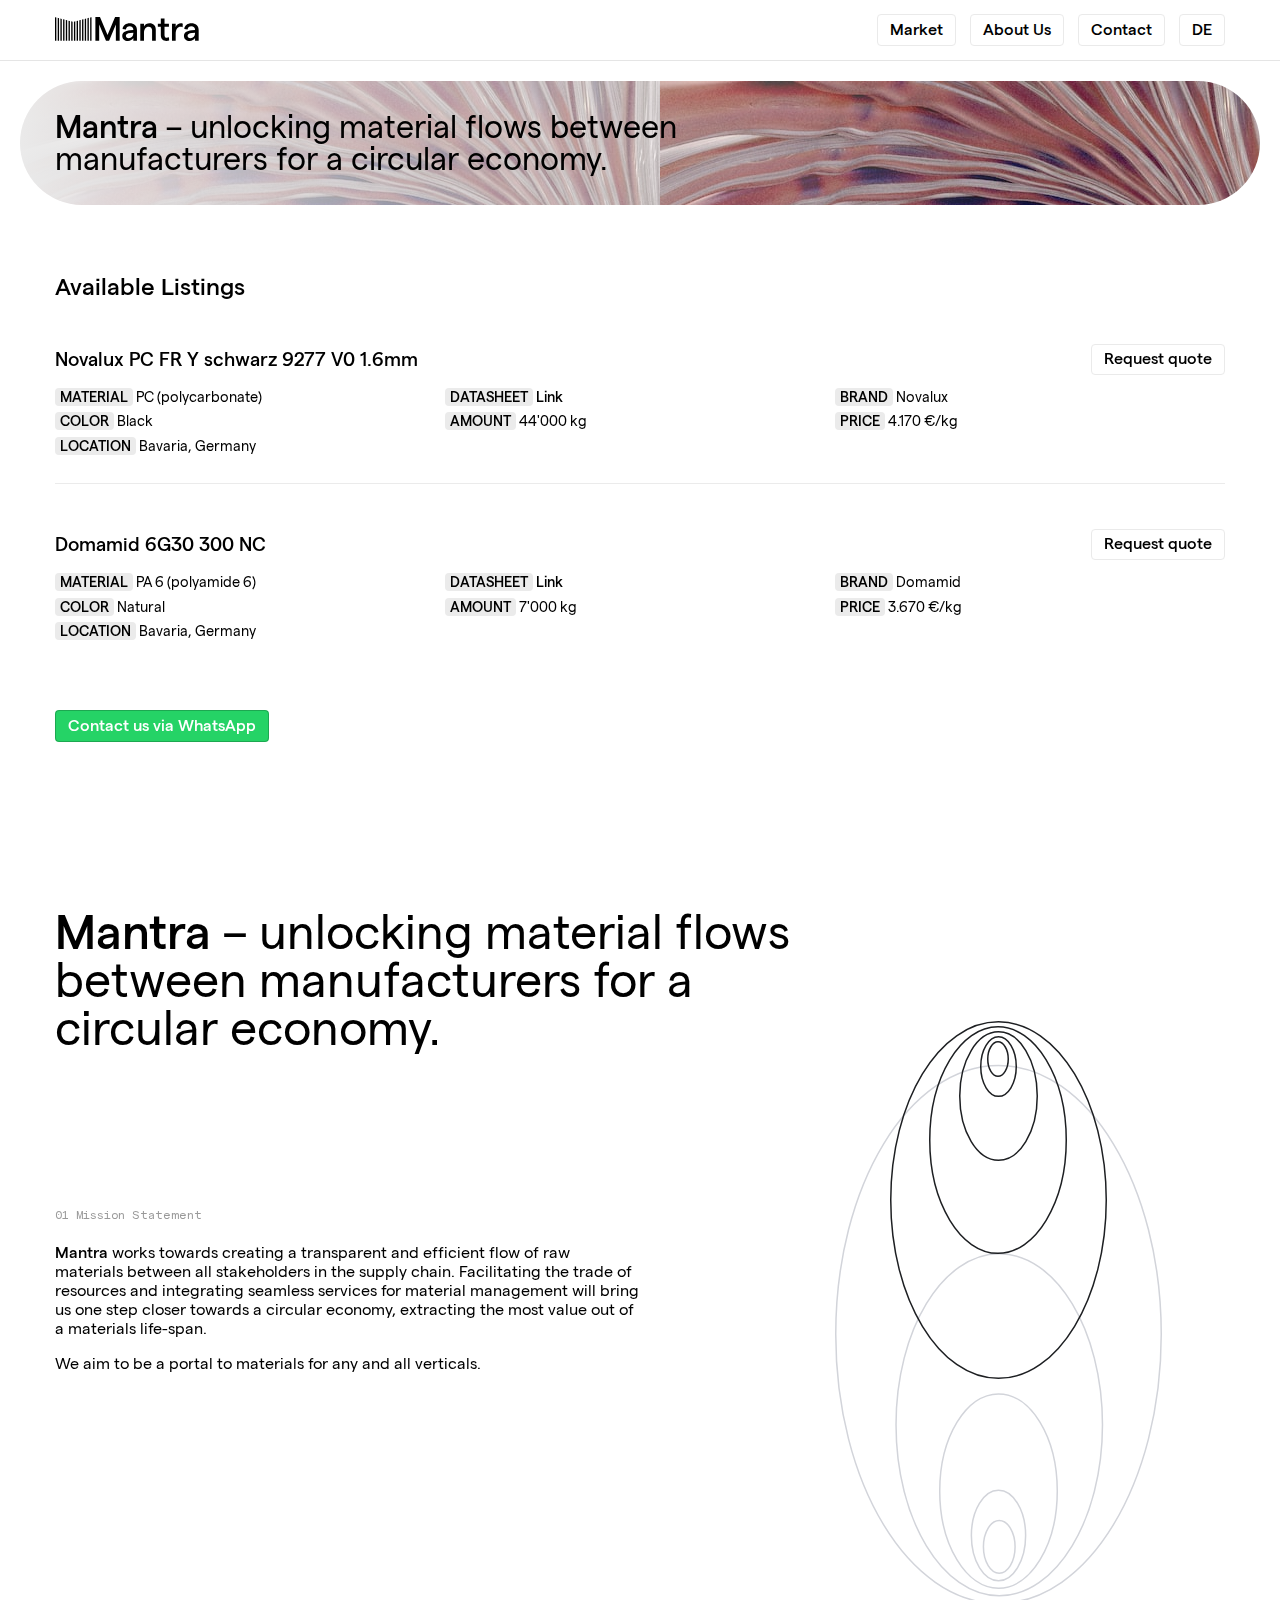
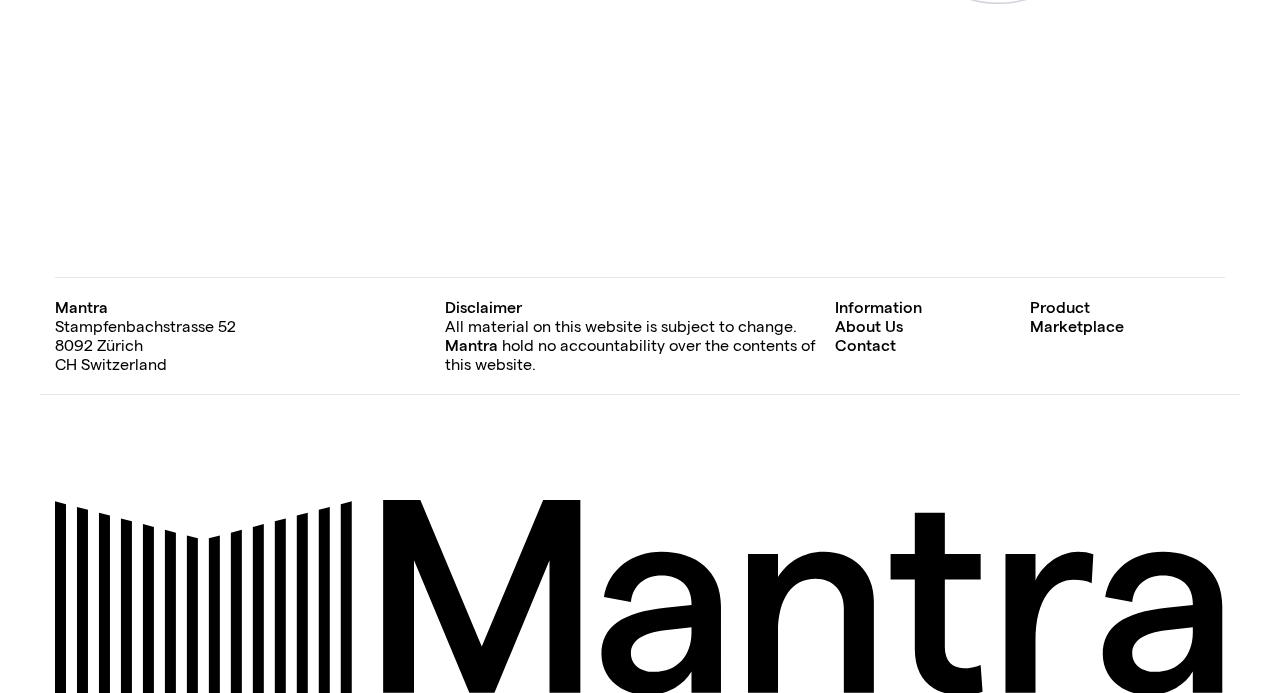
<file: index.html>
<!DOCTYPE html>
<html lang="en">

<head>
    <meta charset="UTF-8">
    <meta name="viewport" content="width=device-width, initial-scale=1.0">
    <meta http-equiv="X-UA-Compatible" content="ie=edge">
    <title>Mantra: the definite place for managing carbon neutral circular supply chains</title>
    <link rel="stylesheet" href="/style.css">
    <link rel="icon" href="/favicon.ico" type="image/x-icon">
    <link rel="preload" href="/Matter/MatterSQ-Regular.woff2" as="font" type="font/woff2" crossorigin>
    <link rel="preload" href="/Matter/MatterSQ-Medium.woff2" as="font" type="font/woff2" crossorigin>
    <link rel="preload" href="/Matter/MatterSQMono-Regular.woff2" as="font" type="font/woff2" crossorigin>
</head>

<body>
    <div class="nav-container border-bottom">
        <div class="container">
            <div class="nav">
                <input id="menu" type="checkbox">
                <div class="nav-items">
                    <a class="nav-item button secondary" href="/market">Market</a>
                    <a class="nav-item button secondary" href="/about">About Us</a>
                    <a class="nav-item button secondary" href="/contact">Contact</a>
                    <a class="nav-item button secondary" href="/de">DE</a>
                </div>
                <div class="nav-logo"><a href="/"><img src="/images/logo.svg" /></a></div>
            </div>
        </div>
    </div>

    <section class="banner">
        <div class="container">
            <div>
                <b>Mantra</b> – unlocking material flows between manufacturers for a circular economy.
            </div>
        </div>
    </section>

    <section class="listings container">
        <h1>Available Listings</h1>
        <ul>
            <li>
                <div class="title-container">
                    <p class="title">Novalux PC FR Y schwarz 9277 V0 1.6mm</p>
                    <a class="button secondary" href="mailto:info@usemantra.ch?subject=Quote request: Novalux PC FR Y schwarz 9277 V0 1.6mm">Request quote</a>
                </div>
                <div class="attributes">
                    <div class="attribute">
                        <span class="label">Material</span>
                        <span class="value">PC (polycarbonate)</span>
                    </div>
                    <div class="attribute">
                        <span class="label">Datasheet</span>
                        <span class="value"><a target="_blank"
                                href="http://www.novalca.it/site_new/wp-content/uploads/2018/05/PC-FR-FV-def-EN.pdf">Link</a></span>
                    </div>
                    <div class="attribute">
                        <span class="label">Brand</span>
                        <span class="value">Novalux</span>
                    </div>
                    <div class="attribute">
                        <span class="label">Color</span>
                        <span class="value">Black</span>
                    </div>
                    <div class="attribute">
                        <span class="label">Amount</span>
                        <span class="value">44'000 kg</span>
                    </div>
                    <div class="attribute">
                        <span class="label">Price</span>
                        <span class="value">4.170 €/kg</span>
                    </div>
                    <div class="attribute">
                        <span class="label">Location</span>
                        <span class="value">Bavaria, Germany</span>
                    </div>
                </div>
            </li>
            <li>
                <div class="title-container">
                    <p class="title">Domamid 6G30 300 NC</p>
                    <a class="button secondary" href="mailto:info@usemantra.ch?subject=Quote request: Domamid 6G30 300 NC">Request quote</a>
                </div>
                <div class="attributes">
                    <div class="attribute">
                        <span class="label">Material</span>
                        <span class="value">PA 6 (polyamide 6)</span>
                    </div>
                    <div class="attribute">
                        <span class="label">Datasheet</span>
                        <span class="value"><a target="_blank"
                                href="https://plastcom.dk/wp-content/uploads/2020/08/000758-DOMAMID-6G30-300-NC.pdf">Link</a></span>
                    </div>
                    <div class="attribute">
                        <span class="label">Brand</span>
                        <span class="value">Domamid</span>
                    </div>
                    <div class="attribute">
                        <span class="label">Color</span>
                        <span class="value">Natural</span>
                    </div>
                    <div class="attribute">
                        <span class="label">Amount</span>
                        <span class="value">7'000 kg</span>
                    </div>
                    <div class="attribute">
                        <span class="label">Price</span>
                        <span class="value">3.670 €/kg</span>
                    </div>
                    <div class="attribute">
                        <span class="label">Location</span>
                        <span class="value">Bavaria, Germany</span>
                    </div>
                </div>
            </li>
        </ul>
        <div class="whatsapp">
            <a class="button wapp" href="https://wa.me/c/41447975282">Contact us via WhatsApp</a>
        </div>
    </section>

    <section class="grid container">
        <p class="hero"><b>Mantra</b> – unlocking material flows between manufacturers for a circular economy.</h1>
        <div class="vision">
            <p class="mono-label">01 Mission Statement</p>
            <p>
                <b>Mantra</b> works towards creating a transparent and efficient flow of raw materials between all
                stakeholders
                in the supply chain. Facilitating the trade of resources and integrating seamless services for material
                management will bring us one step closer towards a circular economy, extracting the most value out of a
                materials life-span.
            </p>
            <p>
                We aim to be a portal to materials for any and all verticals.
            </p>
        </div>
        <img class="illustration illustration1" src="/images/illustration1.svg" />
    </section>

    <section class="grid container section-information">
        <div class="address">
            <p><b>Mantra</b></p>
            <p>Stampfenbachstrasse 52</p>
            <p>8092 Zürich</p>
            <p>CH Switzerland</p>
        </div>
        <div class="disclaimer">
            <p><b>Disclaimer</b></p>
            <p>All material on this website is subject to change. <b>Mantra</b> hold no accountability over the
                contents of
                this website.</p>
        </div>
        <div class="information">
            <p><b>Information</b></p>
            <p><a href="/about">About Us</a></p>
            <p><a href="/contact">Contact</a></p>
        </div>
        <div class="product">
            <p><b>Product</b></p>
            <p><a href="/market">Marketplace</a></p>
        </div>
    </section>
    <div class="logo-container container">
        <img class="logo-bottom" src="/images/logo.svg">
    </div>
</body>

</html>
</file>
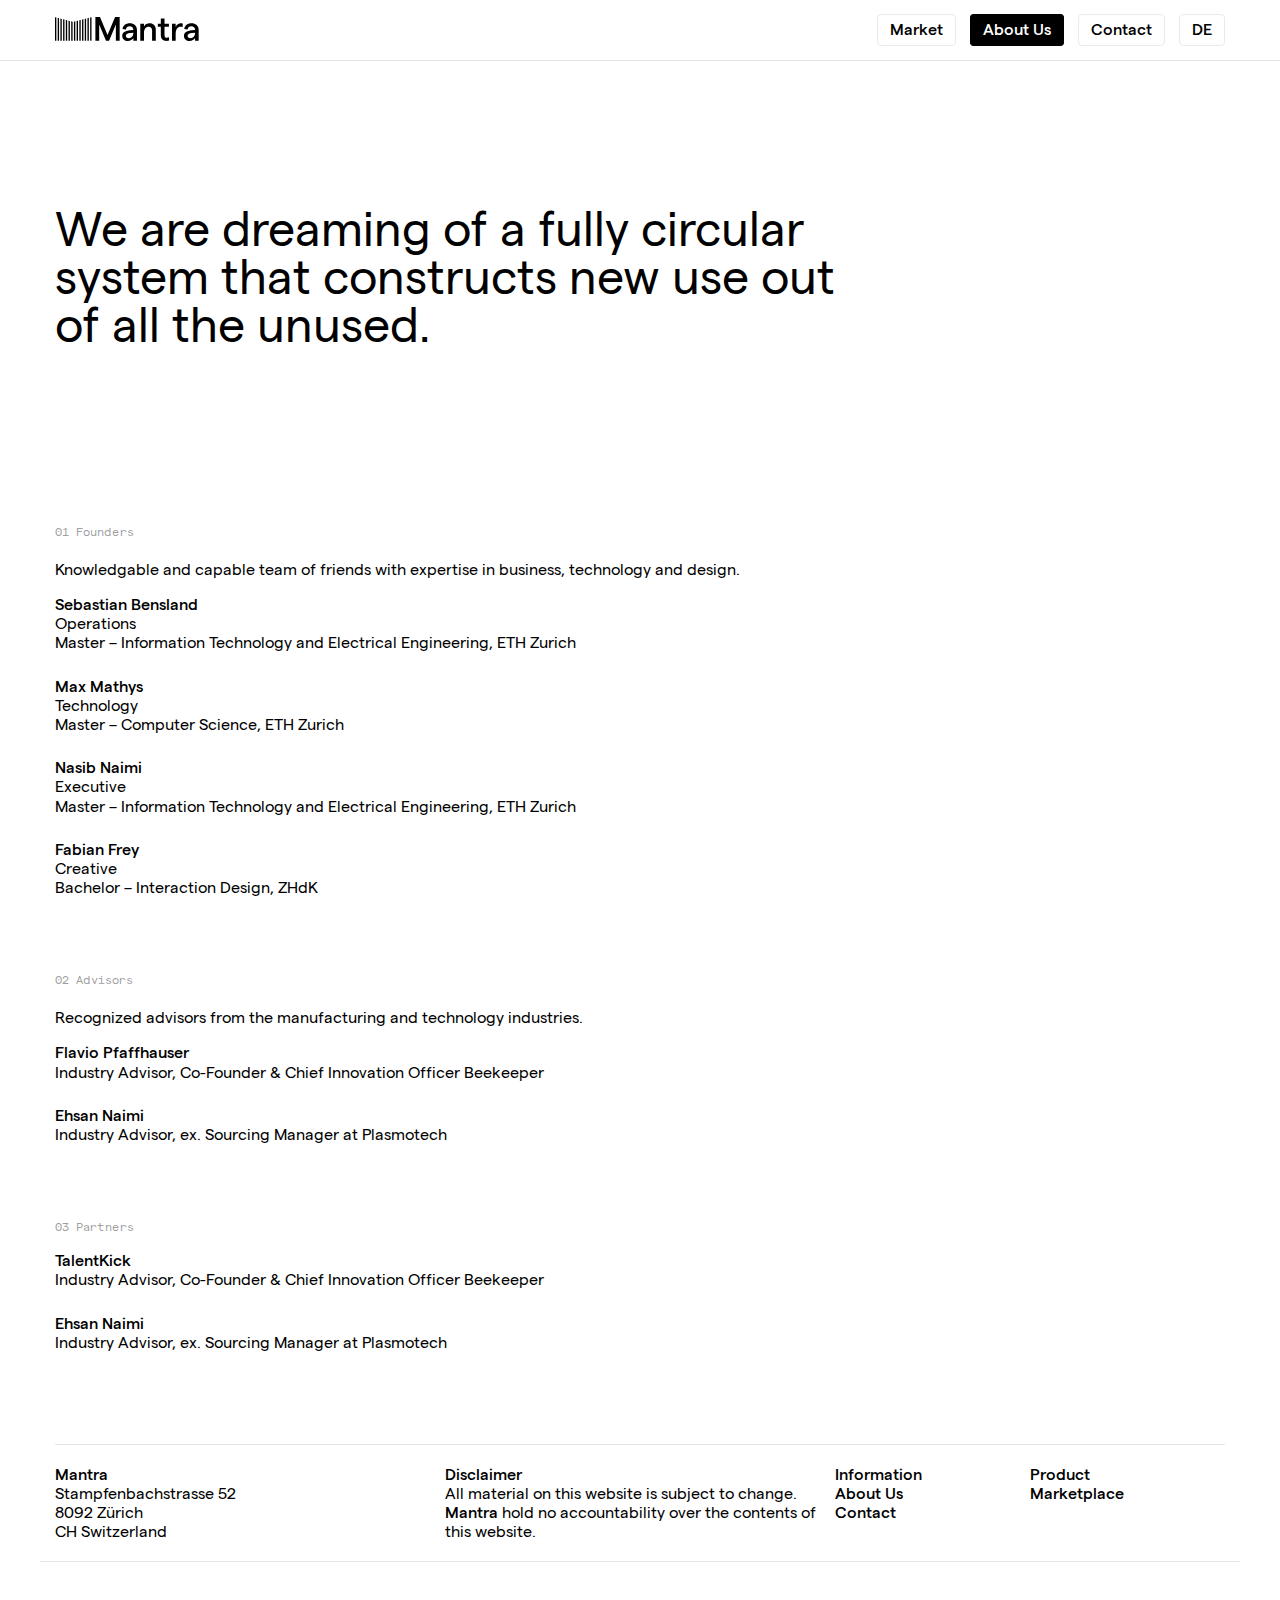
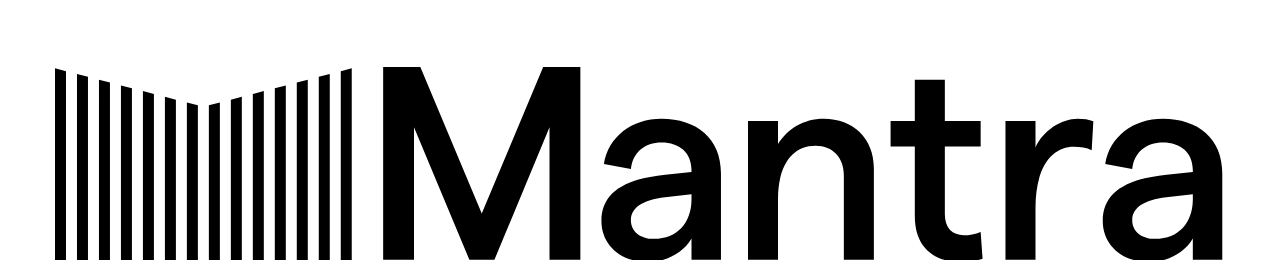
<file: about/index.html>
<!DOCTYPE html>
<html lang="en">

<head>
    <meta charset="UTF-8">
    <meta name="viewport" content="width=device-width, initial-scale=1.0">
    <meta http-equiv="X-UA-Compatible" content="ie=edge">
    <title>Mantra – About</title>
    <link rel="stylesheet" href="/style.css">
    <link rel="icon" href="/favicon.ico" type="image/x-icon">
    <link rel="preload" href="/Matter/MatterSQ-Regular.woff2" as="font" type="font/woff2" crossorigin>
    <link rel="preload" href="/Matter/MatterSQ-Medium.woff2" as="font" type="font/woff2" crossorigin>
    <link rel="preload" href="/Matter/MatterSQMono-Regular.woff2" as="font" type="font/woff2" crossorigin>
</head>

<body>
    <div class="nav-container border-bottom">
        <div class="container">
            <div class="nav">
                <input id="menu" type="checkbox">
                <div class="nav-items">
                    <a class="nav-item button secondary" href="/market">Market</a>
                    <a class="nav-item button secondary active" href="/about">About Us</a>
                    <a class="nav-item button secondary" href="/contact">Contact</a>
                    <a class="nav-item button secondary" href="/de/about">DE</a>
                </div>
                <div class="nav-logo"><a href="/"><img src="/images/logo.svg" /></a></div>
            </div>
        </div>
    </div>

    <section class="grid container">
        <p class="hero">We are dreaming of a fully circular system that constructs new use out of all the unused.</p>
        <div class="about-section feature-section">
            <p class="mono-label">01 Founders</p>
            <p>
                Knowledgable and capable team of friends with expertise in business, technology and design.
            </p>
            <div class="feature">
                <p>Sebastian Bensland</p>
                <p>Operations</p>
                <p>Master – Information Technology and Electrical Engineering, ETH Zurich</p>
            </div>
            <div class="feature">
                <p>Max Mathys</p>
                <p>Technology</p>
                <p>Master – Computer Science, ETH Zurich</p>
            </div>
            <div class="feature">
                <p>Nasib Naimi</p>
                <p>Executive</p>
                <p>Master – Information Technology and Electrical Engineering, ETH Zurich</p>
            </div>
            <div class="feature">
                <p>Fabian Frey</p>
                <p>Creative</p>
                <p>Bachelor – Interaction Design, ZHdK</p>
            </div>
        </div>
        <div class="about-section feature-section">
            <p class="mono-label">02 Advisors</p>
            <p>Recognized advisors from the manufacturing and technology industries.</p>
            <div class="feature">
                <p>Flavio Pfaffhauser</p>
                <p>Industry Advisor, Co-Founder & Chief Innovation Officer Beekeeper</p>
            </div>
            <div class="feature">
                <p>Ehsan Naimi</p>
                <p>Industry Advisor, ex. Sourcing Manager at Plasmotech</p>
            </div>
        </div>
        <div class="about-section feature-section">
            <p class="mono-label">03 Partners</p>
            <div class="feature">
                <p>TalentKick</p>
                <p>Industry Advisor, Co-Founder & Chief Innovation Officer Beekeeper</p>
            </div>
            <div class="feature">
                <p>Ehsan Naimi</p>
                <p>Industry Advisor, ex. Sourcing Manager at Plasmotech</p>
            </div>
        </div>
    </section>

    <section class="grid container section-information">
        <div class="address">
            <p><b>Mantra</b></p>
            <p>Stampfenbachstrasse 52</p>
            <p>8092 Zürich</p>
            <p>CH Switzerland</p>
        </div>
        <div class="disclaimer">
            <p><b>Disclaimer</b></p>
            <p>All material on this website is subject to change. <b>Mantra</b> hold no accountability over the
                contents of
                this website.</p>
        </div>
        <div class="information">
            <p><b>Information</b></p>
            <p><a href="/about">About Us</a></p>
            <p><a href="/contact">Contact</a></p>
        </div>
        <div class="product">
            <p><b>Product</b></p>
            <p><a href="/market">Marketplace</a></p>
        </div>
    </section>
    <div class="logo-container container">
        <img class="logo-bottom" src="/images/logo.svg">
    </div>
</body>

</html>
</file>
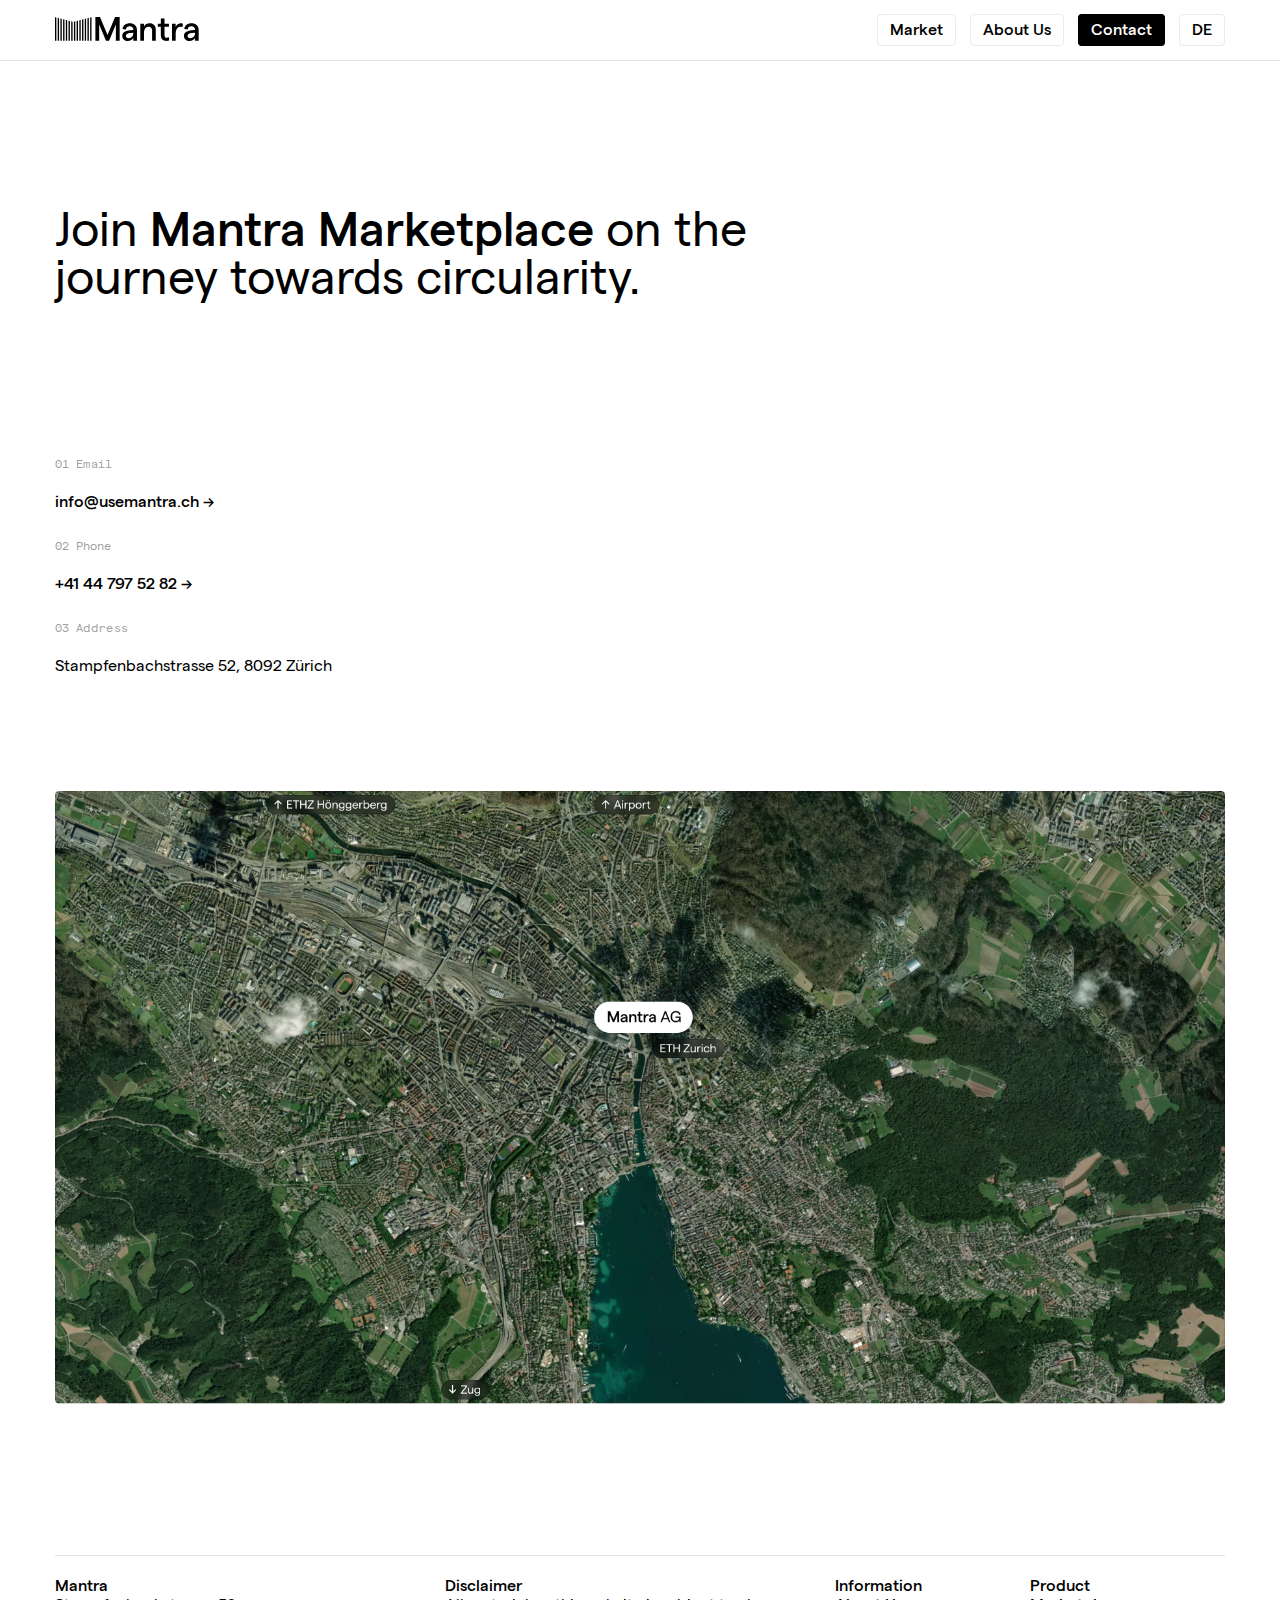
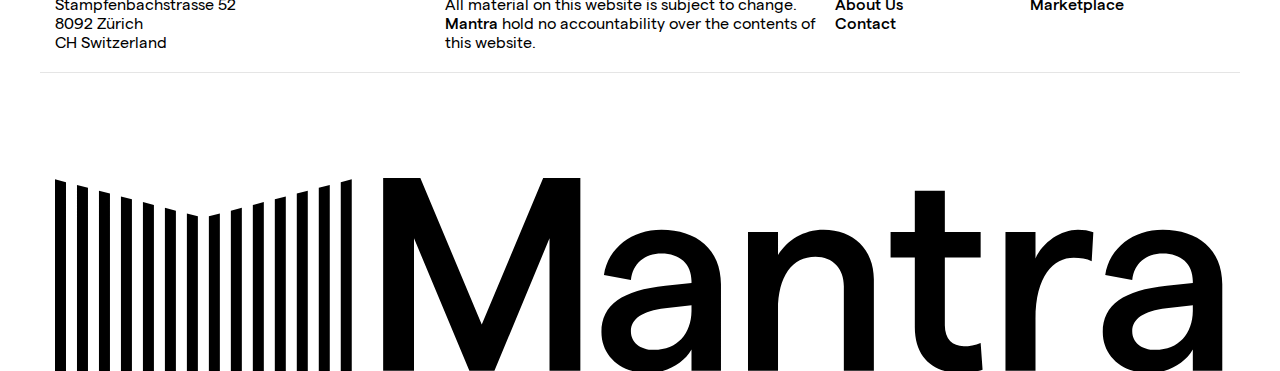
<file: contact/index.html>
<!DOCTYPE html>
<html lang="en">

<head>
    <meta charset="UTF-8">
    <meta name="viewport" content="width=device-width, initial-scale=1.0">
    <meta http-equiv="X-UA-Compatible" content="ie=edge">
    <title>Mantra – Contact</title>
    <link rel="stylesheet" href="/style.css">
    <link rel="icon" href="/favicon.ico" type="image/x-icon">
    <link rel="preload" href="/Matter/MatterSQ-Regular.woff2" as="font" type="font/woff2" crossorigin>
    <link rel="preload" href="/Matter/MatterSQ-Medium.woff2" as="font" type="font/woff2" crossorigin>
    <link rel="preload" href="/Matter/MatterSQMono-Regular.woff2" as="font" type="font/woff2" crossorigin>
</head>

<body>
    <div class="nav-container border-bottom">
        <div class="container">
            <div class="nav">
                <input id="menu" type="checkbox">
                <div class="nav-items">
                    <a class="nav-item button secondary" href="/market">Market</a>
                    <a class="nav-item button secondary" href="/about">About Us</a>
                    <a class="nav-item button secondary active" href="/contact">Contact</a>
                    <a class="nav-item button secondary" href="/de/contact">DE</a>
                </div>
                <div class="nav-logo"><a href="/"><img src="/images/logo.svg" /></a></div>
            </div>
        </div>
    </div>
    
    <section class="grid container">
        <p class="hero">Join <b>Mantra Marketplace</b> on the journey towards circularity.</p>
        <div class="vision">
            <p class="mono-label">01 Email</p>
            <p class="mail"><a href="mailto:info@usemantra.ch">info@usemantra.ch →</a></p>
        </div>
        <div class="vision">
            <p class="mono-label">02 Phone</p>
            <p class="mail"><a href="tel:+41447975282">+41 44 797 52 82 →</a></p>
        </div>
        <div class="vision">
            <p class="mono-label">03 Address</p>
            <p class="mail">Stampfenbachstrasse 52, 8092 Zürich</p>
        </div>
    </section>

    <section class="container">
        <img class="map" src="/images/map1.5x.jpg" />
    </section>

    <section class="grid container section-information">
        <div class="address">
            <p><b>Mantra</b></p>
            <p>Stampfenbachstrasse 52</p>
            <p>8092 Zürich</p>
            <p>CH Switzerland</p>
        </div>
        <div class="disclaimer">
            <p><b>Disclaimer</b></p>
            <p>All material on this website is subject to change. <b>Mantra</b> hold no accountability over the
                contents of
                this website.</p>
        </div>
        <div class="information">
            <p><b>Information</b></p>
            <p><a href="/about">About Us</a></p>
            <p><a href="/contact">Contact</a></p>
        </div>
        <div class="product">
            <p><b>Product</b></p>
            <p><a href="/market">Marketplace</a></p>
        </div>
    </section>
    <div class="logo-container container">
        <img class="logo-bottom" src="/images/logo.svg">
    </div>
</body>

</html>
</file>
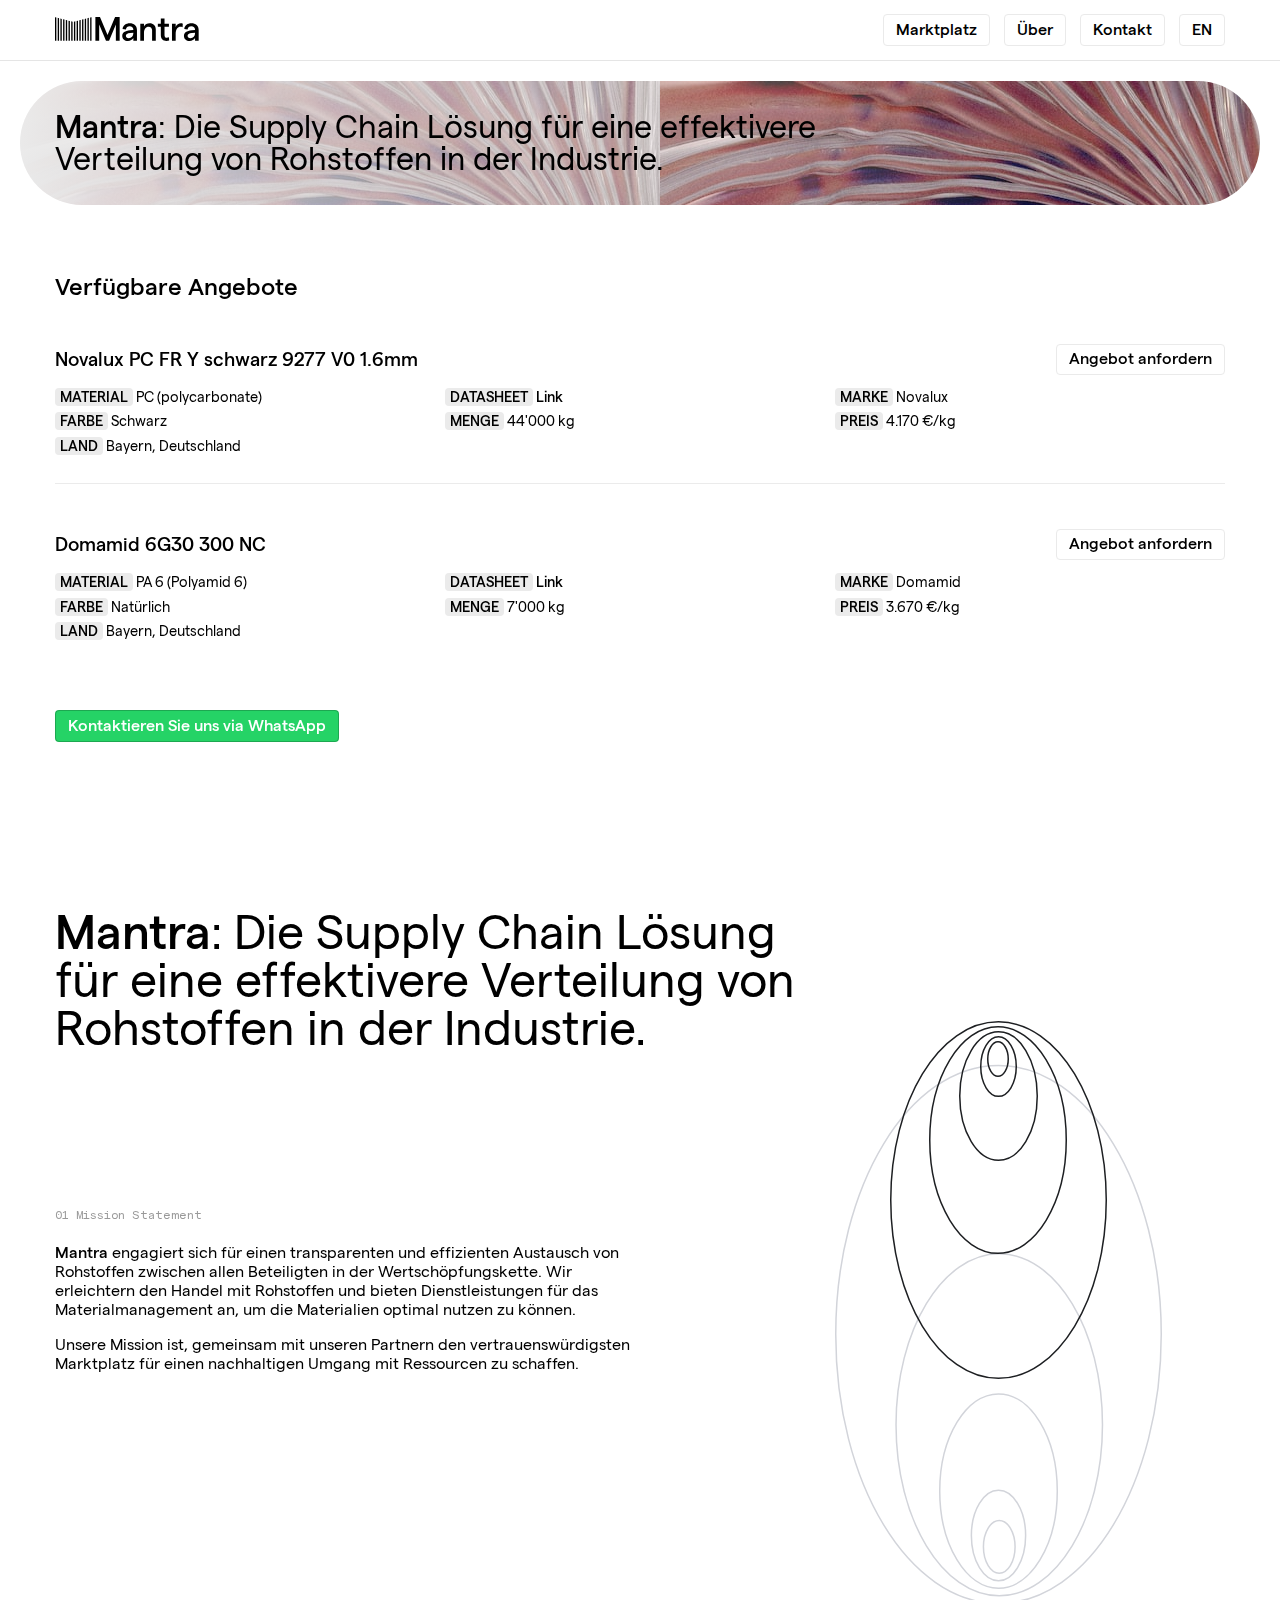
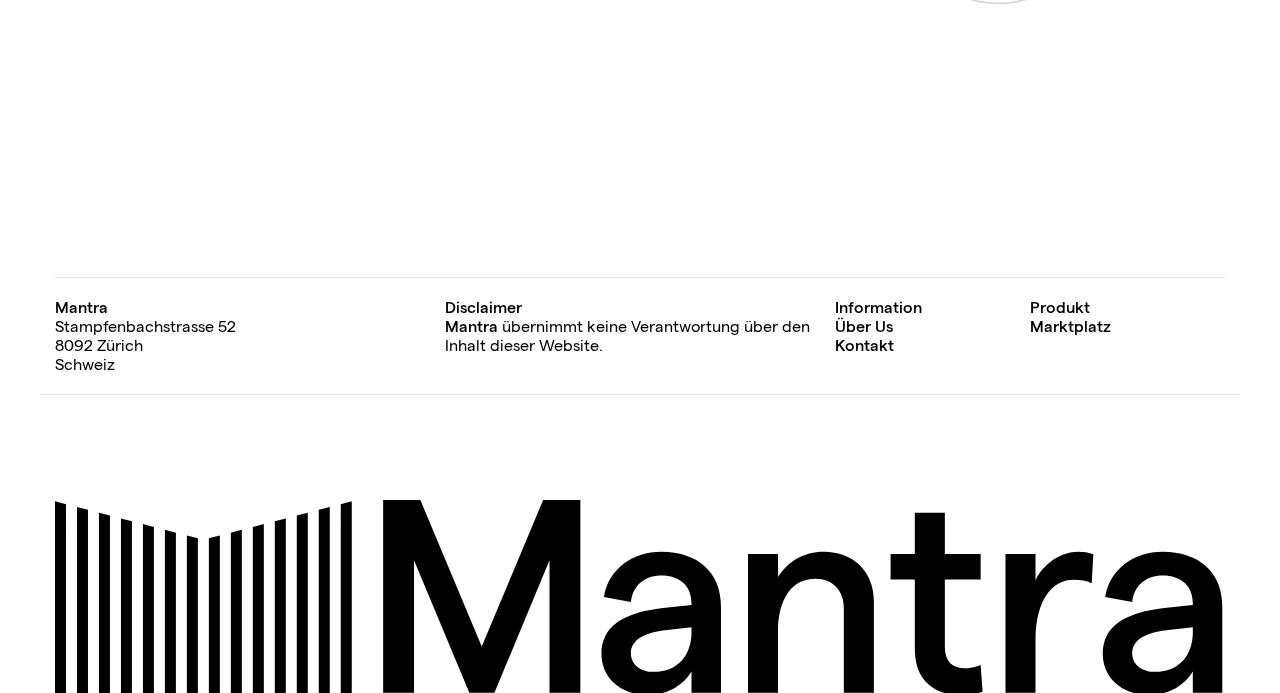
<file: de/index.html>
<!DOCTYPE html>
<html lang="en">

<head>
    <meta charset="UTF-8">
    <meta name="viewport" content="width=device-width, initial-scale=1.0">
    <meta http-equiv="X-UA-Compatible" content="ie=edge">
    <title>Mantra: Die Supply Chain Lösung für eine effektivere Verteilung von Rohstoffen in der Industrie.</title>
    <link rel="stylesheet" href="/style.css">
    <link rel="icon" href="/favicon.ico" type="image/x-icon">
    <link rel="preload" href="/Matter/MatterSQ-Regular.woff2" as="font" type="font/woff2" crossorigin>
    <link rel="preload" href="/Matter/MatterSQ-Medium.woff2" as="font" type="font/woff2" crossorigin>
    <link rel="preload" href="/Matter/MatterSQMono-Regular.woff2" as="font" type="font/woff2" crossorigin>
</head>

<body>
    <div class="nav-container border-bottom">
        <div class="container">
            <div class="nav">
                <input id="menu" type="checkbox">
                <div class="nav-items">
                    <a class="nav-item button secondary" href="/de/market">Marktplatz</a>
                    <a class="nav-item button secondary" href="/de/about">Über</a>
                    <a class="nav-item button secondary" href="/de/contact">Kontakt</a>
                    <a class="nav-item button secondary" href="/">EN</a>
                </div>
                <div class="nav-logo"><a href="/de"><img src="/images/logo.svg" /></a></div>
            </div>
        </div>
    </div>

    <section class="banner">
        <div class="container">
            <div>
                <b>Mantra</b>: Die Supply Chain Lösung für eine effektivere Verteilung von Rohstoffen in der
                Industrie.
            </div>
        </div>
    </section>

    <section class="listings container">
        <h1>Verfügbare Angebote</h1>
        <ul>
            <li>
                <div class="title-container">
                    <p class="title">Novalux PC FR Y schwarz 9277 V0 1.6mm</p>
                    <a class="button secondary" href="mailto:info@usemantra.ch?subject=Angebotsanfrage: Novalux PC FR Y schwarz 9277 V0 1.6mm">Angebot anfordern</a>
                </div>
                <div class="attributes">
                    <div class="attribute">
                        <span class="label">Material</span>
                        <span class="value">PC (polycarbonate)</span>
                    </div>
                    <div class="attribute">
                        <span class="label">Datasheet</span>
                        <span class="value"><a target="_blank"
                                href="http://www.novalca.it/site_new/wp-content/uploads/2018/05/PC-FR-FV-def-EN.pdf">Link</a></span>
                    </div>
                    <div class="attribute">
                        <span class="label">Marke</span>
                        <span class="value">Novalux</span>
                    </div>
                    <div class="attribute">
                        <span class="label">Farbe</span>
                        <span class="value">Schwarz</span>
                    </div>
                    <div class="attribute">
                        <span class="label">Menge</span>
                        <span class="value">44'000 kg</span>
                    </div>
                    <div class="attribute">
                        <span class="label">Preis</span>
                        <span class="value">4.170 €/kg</span>
                    </div>
                    <div class="attribute">
                        <span class="label">Land</span>
                        <span class="value">Bayern, Deutschland</span>
                    </div>
                </div>
            </li>
            <li>
                <div class="title-container">
                    <p class="title">Domamid 6G30 300 NC</p>
                    <a class="button secondary" href="mailto:info@usemantra.ch?subject=Angebotsanfrage: Domamid 6G30 300 NC">Angebot anfordern</a>
                </div>
                <div class="attributes">
                    <div class="attribute">
                        <span class="label">Material</span>
                        <span class="value">PA 6 (Polyamid 6)</span>
                    </div>
                    <div class="attribute">
                        <span class="label">Datasheet</span>
                        <span class="value"><a target="_blank"
                                href="https://plastcom.dk/wp-content/uploads/2020/08/000758-DOMAMID-6G30-300-NC.pdf">Link</a></span>
                    </div>
                    <div class="attribute">
                        <span class="label">Marke</span>
                        <span class="value">Domamid</span>
                    </div>
                    <div class="attribute">
                        <span class="label">Farbe</span>
                        <span class="value">Natürlich</span>
                    </div>
                    <div class="attribute">
                        <span class="label">Menge</span>
                        <span class="value">7'000 kg</span>
                    </div>
                    <div class="attribute">
                        <span class="label">Preis</span>
                        <span class="value">3.670 €/kg</span>
                    </div>
                    <div class="attribute">
                        <span class="label">Land</span>
                        <span class="value">Bayern, Deutschland</span>
                    </div>
                </div>
            </li>
        </ul>
        <div class="whatsapp">
            <a class="button wapp" href="https://wa.me/c/41447975282">Kontaktieren Sie uns via WhatsApp</a>
        </div>
    </section>

    <section class="grid container">
        <p class="hero">
            <b>Mantra</b>: Die Supply Chain Lösung für eine effektivere Verteilung von Rohstoffen in der
            Industrie.
        </p>
        <div class="vision">
            <p class="mono-label">01 Mission Statement</p>
            <p>
                <b>Mantra</b> engagiert sich für einen transparenten und effizienten Austausch von Rohstoffen zwischen
                allen
                Beteiligten in der Wertschöpfungskette. Wir erleichtern den Handel mit Rohstoffen und bieten
                Dienstleistungen für das Materialmanagement an, um die Materialien optimal nutzen zu können.
            </p>
            <p>
                Unsere Mission ist, gemeinsam mit unseren Partnern den vertrauenswürdigsten Marktplatz für einen
                nachhaltigen Umgang mit Ressourcen zu schaffen.
            </p>
        </div>
        <img class="illustration illustration1" src="/images/illustration1.svg" />
    </section>

    <section class="grid container section-information">
        <div class="address">
            <p><b>Mantra</b></p>
            <p>Stampfenbachstrasse 52</p>
            <p>8092 Zürich</p>
            <p>Schweiz</p>
        </div>
        <div class="disclaimer">
            <p><b>Disclaimer</b></p>
            <p><b>Mantra</b> übernimmt keine Verantwortung über den Inhalt dieser Website.</p>
        </div>
        <div class="information">
            <p><b>Information</b></p>
            <p><a href="/de/about">Über Us</a></p>
            <p><a href="/de/contact">Kontakt</a></p>
        </div>
        <div class="product">
            <p><b>Produkt</b></p>
            <p><a href="/de/market">Marktplatz</a></p>
        </div>
    </section>
    <div class="logo-container container">
        <img class="logo-bottom" src="/images/logo.svg">
    </div>
</body>

</html>
</file>
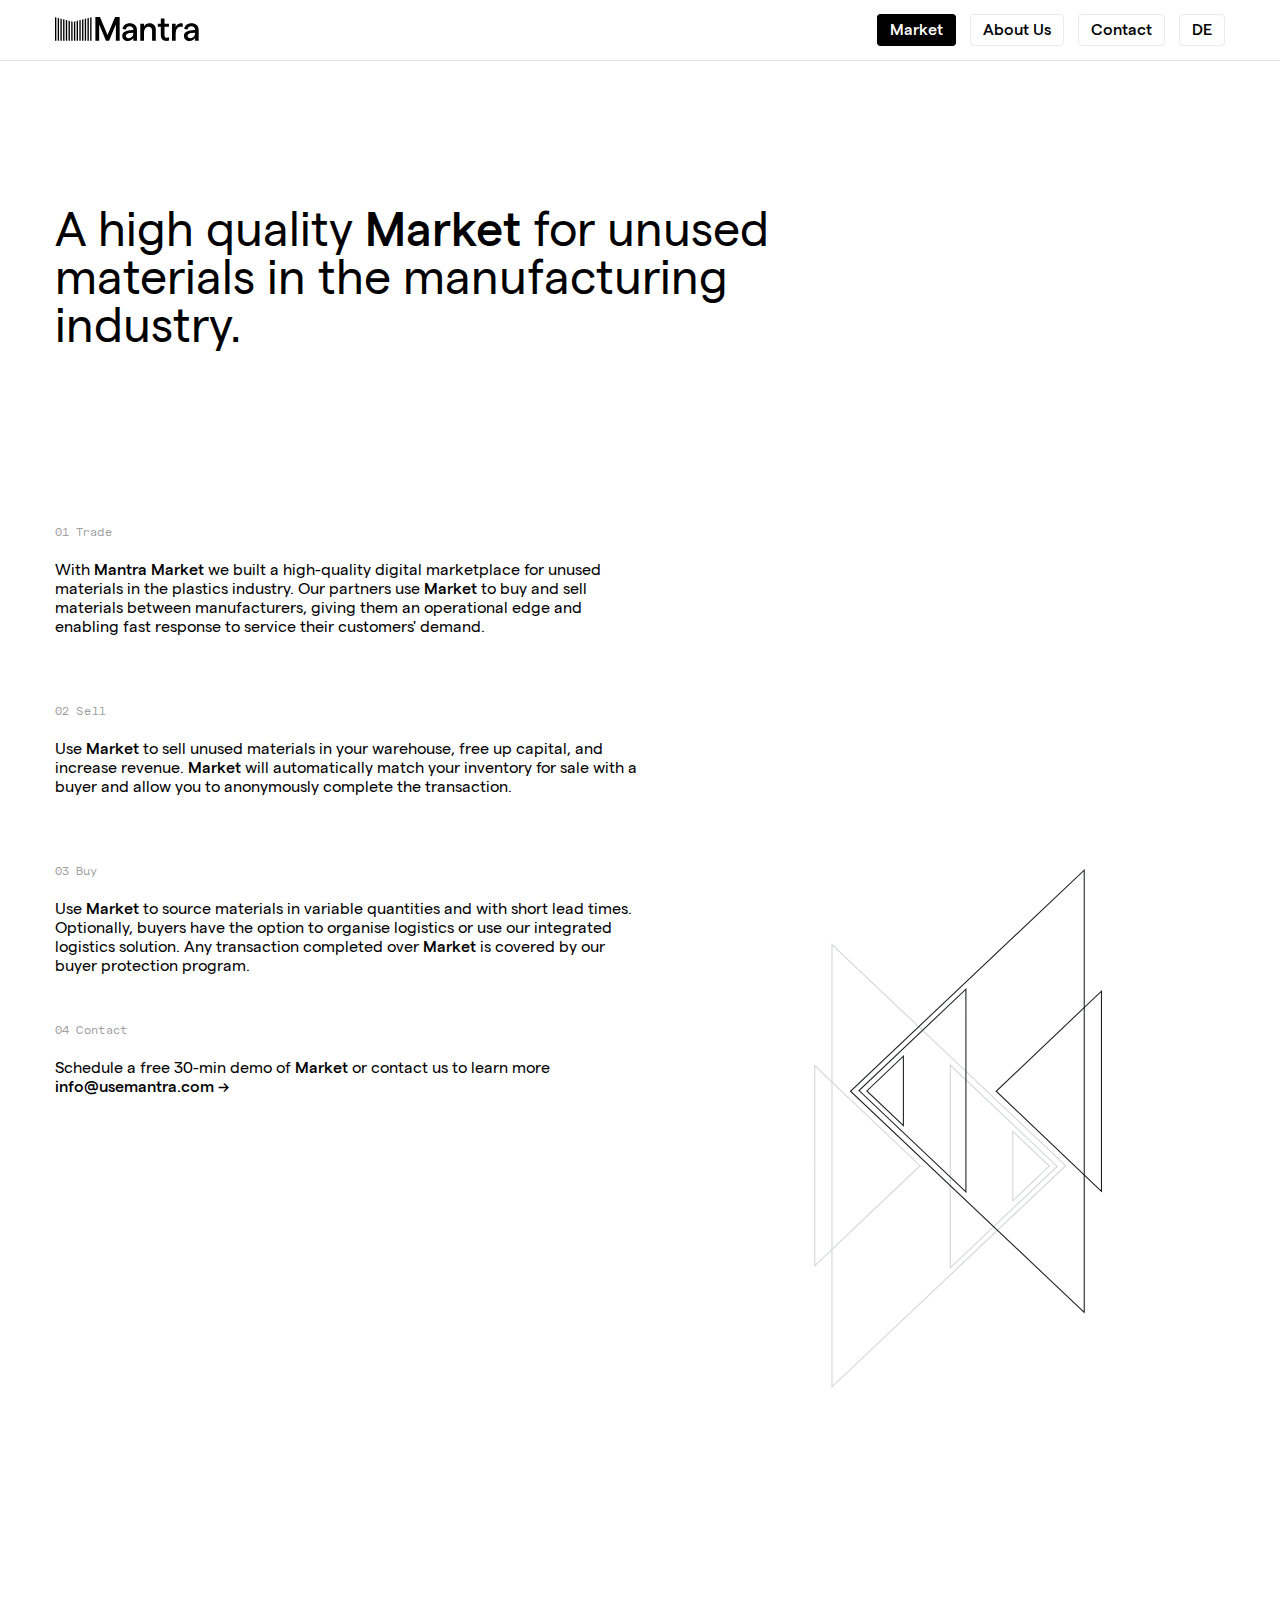
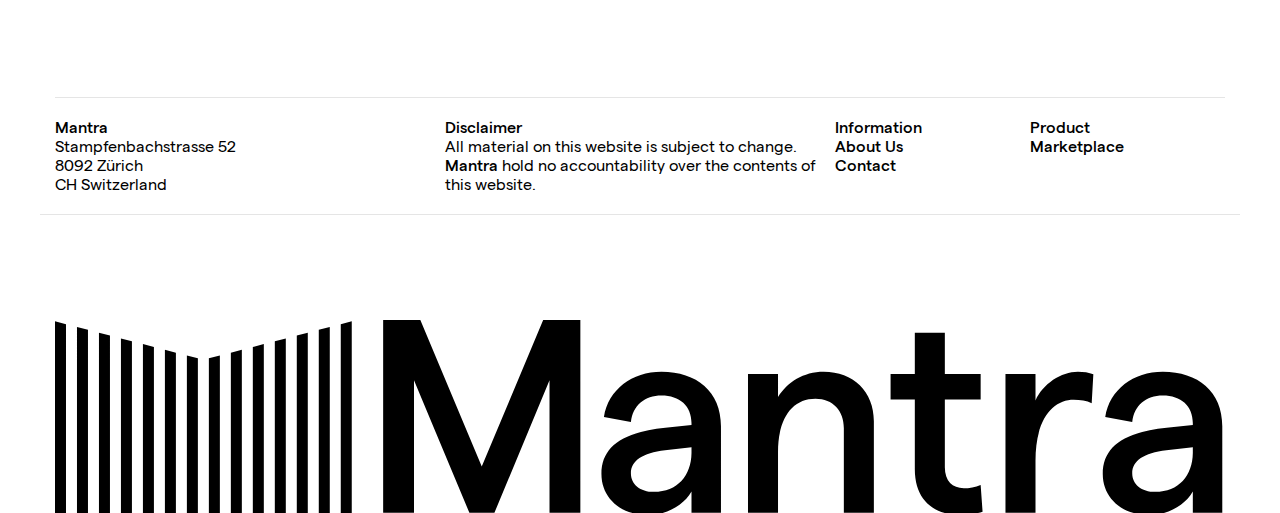
<file: market/index.html>
<!DOCTYPE html>
<html lang="en">

<head>
    <meta charset="UTF-8">
    <meta name="viewport" content="width=device-width, initial-scale=1.0">
    <meta http-equiv="X-UA-Compatible" content="ie=edge">
    <title>Mantra – Market</title>
    <link rel="stylesheet" href="/style.css">
    <link rel="icon" href="/favicon.ico" type="image/x-icon">
    <link rel="preload" href="/Matter/MatterSQ-Regular.woff2" as="font" type="font/woff2" crossorigin>
    <link rel="preload" href="/Matter/MatterSQ-Medium.woff2" as="font" type="font/woff2" crossorigin>
    <link rel="preload" href="/Matter/MatterSQMono-Regular.woff2" as="font" type="font/woff2" crossorigin>
</head>

<body>
    <div class="nav-container border-bottom">
        <div class="container">
            <div class="nav">
                <input id="menu" type="checkbox">
                <div class="nav-items">
                    <a class="nav-item button secondary active" href="/market">Market</a>
                    <a class="nav-item button secondary" href="/about">About Us</a>
                    <a class="nav-item button secondary" href="/contact">Contact</a>
                    <a class="nav-item button secondary" href="/de/market">DE</a>
                </div>
                <div class="nav-logo"><a href="/"><img src="/images/logo.svg" /></a></div>
            </div>
        </div>
    </div>

    <section class="grid container">
        <p class="hero">A high quality <b>Market</b> for unused materials in the manufacturing industry.</h1>
        <div class="vision feature-section">
            <p class="mono-label">01 Trade</p>
            <p>
                With <b>Mantra Market</b> we built a high-quality digital marketplace for unused materials in the
                plastics
                industry. Our partners use <b>Market</b> to buy and sell materials between manufacturers, giving them an
                operational edge and enabling fast response to service their customers' demand.
            </p>
        </div>
        <div class="vision feature-section">
            <p class="mono-label">02 Sell</p>
            <p>
                Use <b>Market</b> to sell unused materials in your warehouse, free up capital, and increase revenue.
                <b>Market</b>
                will automatically match your inventory for sale with a buyer and allow you to anonymously complete the
                transaction.
            </p>
        </div>
        <div class="vision feature-section">
            <p class="mono-label">03 Buy</p>
            <p>
                Use <b>Market</b> to source materials in variable quantities and with short lead times. Optionally,
                buyers have
                the option to organise logistics or use our integrated logistics solution. Any transaction completed
                over <b>Market</b> is covered by our buyer protection program.
            </p>
        </div>
        <div class="vision">
            <p class="mono-label">04 Contact</p>
            <p>
                Schedule a free 30-min demo of <b>Market</b> or contact us to learn more <a
                    href="mailto:info@usemantra.com">info@usemantra.com →</a>
            </p>
            <!-- Google Calendar Appointment Scheduling begin -->
            <link href="https://calendar.google.com/calendar/scheduling-button-script.css" rel="stylesheet">
            <script src="https://calendar.google.com/calendar/scheduling-button-script.js" async></script>
            <script>
                (function () {
                    var target = document.currentScript;
                    window.addEventListener('load', function () {
                        calendar.schedulingButton.load({
                            url: 'https://calendar.google.com/calendar/appointments/AcZssZ3i5cPZlvElRngZgxkJDTtl6UZR6iZVeU6lz_c=?gv=true',
                            color: '#000000',
                            label: "Schedule Free Demo",
                            target,
                        });
                    });
                })();
            </script>
            <!-- end Google Calendar Appointment Scheduling -->
        </div>
        <img class="illustration illustration2" src="/images/illustration2.svg" />
    </section>

    <section class="grid container section-information">
        <div class="address">
            <p><b>Mantra</b></p>
            <p>Stampfenbachstrasse 52</p>
            <p>8092 Zürich</p>
            <p>CH Switzerland</p>
        </div>
        <div class="disclaimer">
            <p><b>Disclaimer</b></p>
            <p>All material on this website is subject to change. <b>Mantra</b> hold no accountability over the
                contents of
                this website.</p>
        </div>
        <div class="information">
            <p><b>Information</b></p>
            <p><a href="/about">About Us</a></p>
            <p><a href="/contact">Contact</a></p>
        </div>
        <div class="product">
            <p><b>Product</b></p>
            <p><a href="/market">Marketplace</a></p>
        </div>
    </section>
    <div class="logo-container container">
        <img class="logo-bottom" src="/images/logo.svg">
    </div>
</body>

</html>
</file>
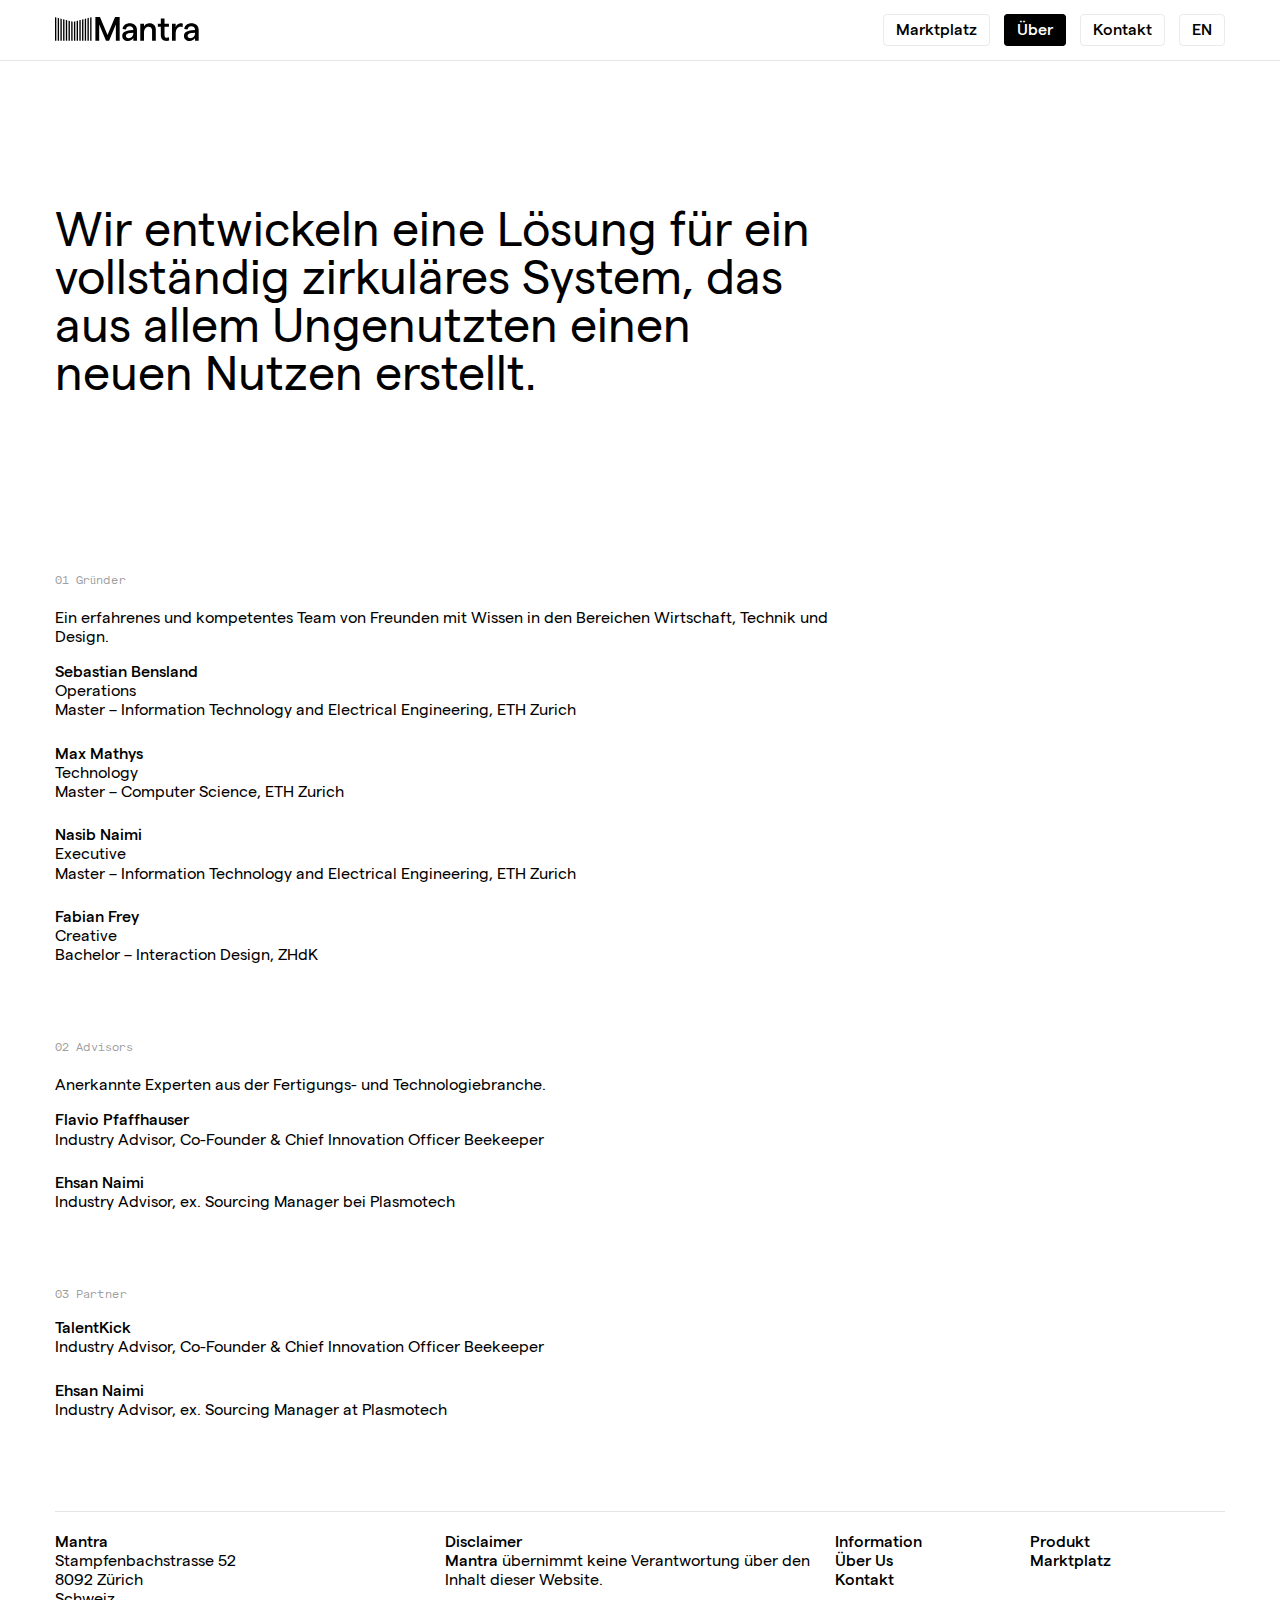
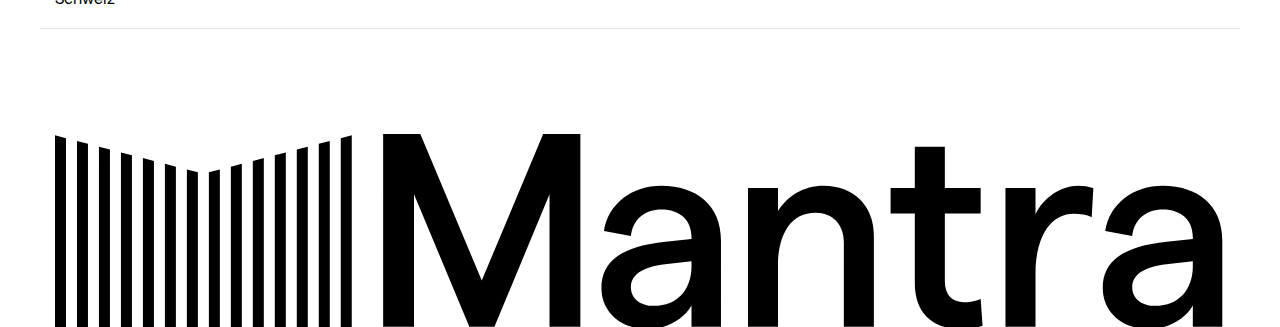
<file: de/about/index.html>
<!DOCTYPE html>
<html lang="en">

<head>
    <meta charset="UTF-8">
    <meta name="viewport" content="width=device-width, initial-scale=1.0">
    <meta http-equiv="X-UA-Compatible" content="ie=edge">
    <title>Mantra – Über</title>
    <link rel="stylesheet" href="/style.css">
    <link rel="icon" href="/favicon.ico" type="image/x-icon">
    <link rel="preload" href="/Matter/MatterSQ-Regular.woff2" as="font" type="font/woff2" crossorigin>
    <link rel="preload" href="/Matter/MatterSQ-Medium.woff2" as="font" type="font/woff2" crossorigin>
    <link rel="preload" href="/Matter/MatterSQMono-Regular.woff2" as="font" type="font/woff2" crossorigin>
</head>

<body>
    <div class="nav-container border-bottom">
        <div class="container">
            <div class="nav">
                <input id="menu" type="checkbox">
                <div class="nav-items">
                    <a class="nav-item button secondary" href="/de/market">Marktplatz</a>
                    <a class="nav-item button secondary active" href="/de/about">Über</a>
                    <a class="nav-item button secondary" href="/de/contact">Kontakt</a>
                    <a class="nav-item button secondary" href="/about">EN</a>
                </div>
                <div class="nav-logo"><a href="/de"><img src="/images/logo.svg" /></a></div>
            </div>
        </div>
    </div>

    <section class="grid container">
        <p class="hero">
            Wir entwickeln eine Lösung für ein vollständig zirkuläres System, das aus allem Ungenutzten einen neuen
            Nutzen erstellt.
        </p>
        <div class="about-section feature-section">
            <p class="mono-label">01 Gründer</p>
            <p>
                Ein erfahrenes und kompetentes Team von Freunden mit Wissen in den Bereichen Wirtschaft, Technik und
                Design.
            </p>
            <div class="feature">
                <p>Sebastian Bensland</p>
                <p>Operations</p>
                <p>Master – Information Technology and Electrical Engineering, ETH Zurich</p>
            </div>
            <div class="feature">
                <p>Max Mathys</p>
                <p>Technology</p>
                <p>Master – Computer Science, ETH Zurich</p>
            </div>
            <div class="feature">
                <p>Nasib Naimi</p>
                <p>Executive</p>
                <p>Master – Information Technology and Electrical Engineering, ETH Zurich</p>
            </div>
            <div class="feature">
                <p>Fabian Frey</p>
                <p>Creative</p>
                <p>Bachelor – Interaction Design, ZHdK</p>
            </div>
        </div>
        <div class="about-section feature-section">
            <p class="mono-label">02 Advisors</p>
            <p>Anerkannte Experten aus der Fertigungs- und Technologiebranche.</p>
            <div class="feature">
                <p>Flavio Pfaffhauser</p>
                <p>Industry Advisor, Co-Founder & Chief Innovation Officer Beekeeper</p>
            </div>
            <div class="feature">
                <p>Ehsan Naimi</p>
                <p>Industry Advisor, ex. Sourcing Manager bei Plasmotech</p>
            </div>
        </div>
        <div class="about-section feature-section">
            <p class="mono-label">03 Partner</p>
            <div class="feature">
                <p>TalentKick</p>
                <p>Industry Advisor, Co-Founder & Chief Innovation Officer Beekeeper</p>
            </div>
            <div class="feature">
                <p>Ehsan Naimi</p>
                <p>Industry Advisor, ex. Sourcing Manager at Plasmotech</p>
            </div>
        </div>
    </section>

    <section class="grid container section-information">
        <div class="address">
            <p><b>Mantra</b></p>
            <p>Stampfenbachstrasse 52</p>
            <p>8092 Zürich</p>
            <p>Schweiz</p>
        </div>
        <div class="disclaimer">
            <p><b>Disclaimer</b></p>
            <p><b>Mantra</b> übernimmt keine Verantwortung über den Inhalt dieser Website.</p>
        </div>
        <div class="information">
            <p><b>Information</b></p>
            <p><a href="/de/about">Über Us</a></p>
            <p><a href="/de/contact">Kontakt</a></p>
        </div>
        <div class="product">
            <p><b>Produkt</b></p>
            <p><a href="/de/market">Marktplatz</a></p>
        </div>
    </section>
    <div class="logo-container container">
        <img class="logo-bottom" src="/images/logo.svg">
    </div>
</body>

</html>
</file>
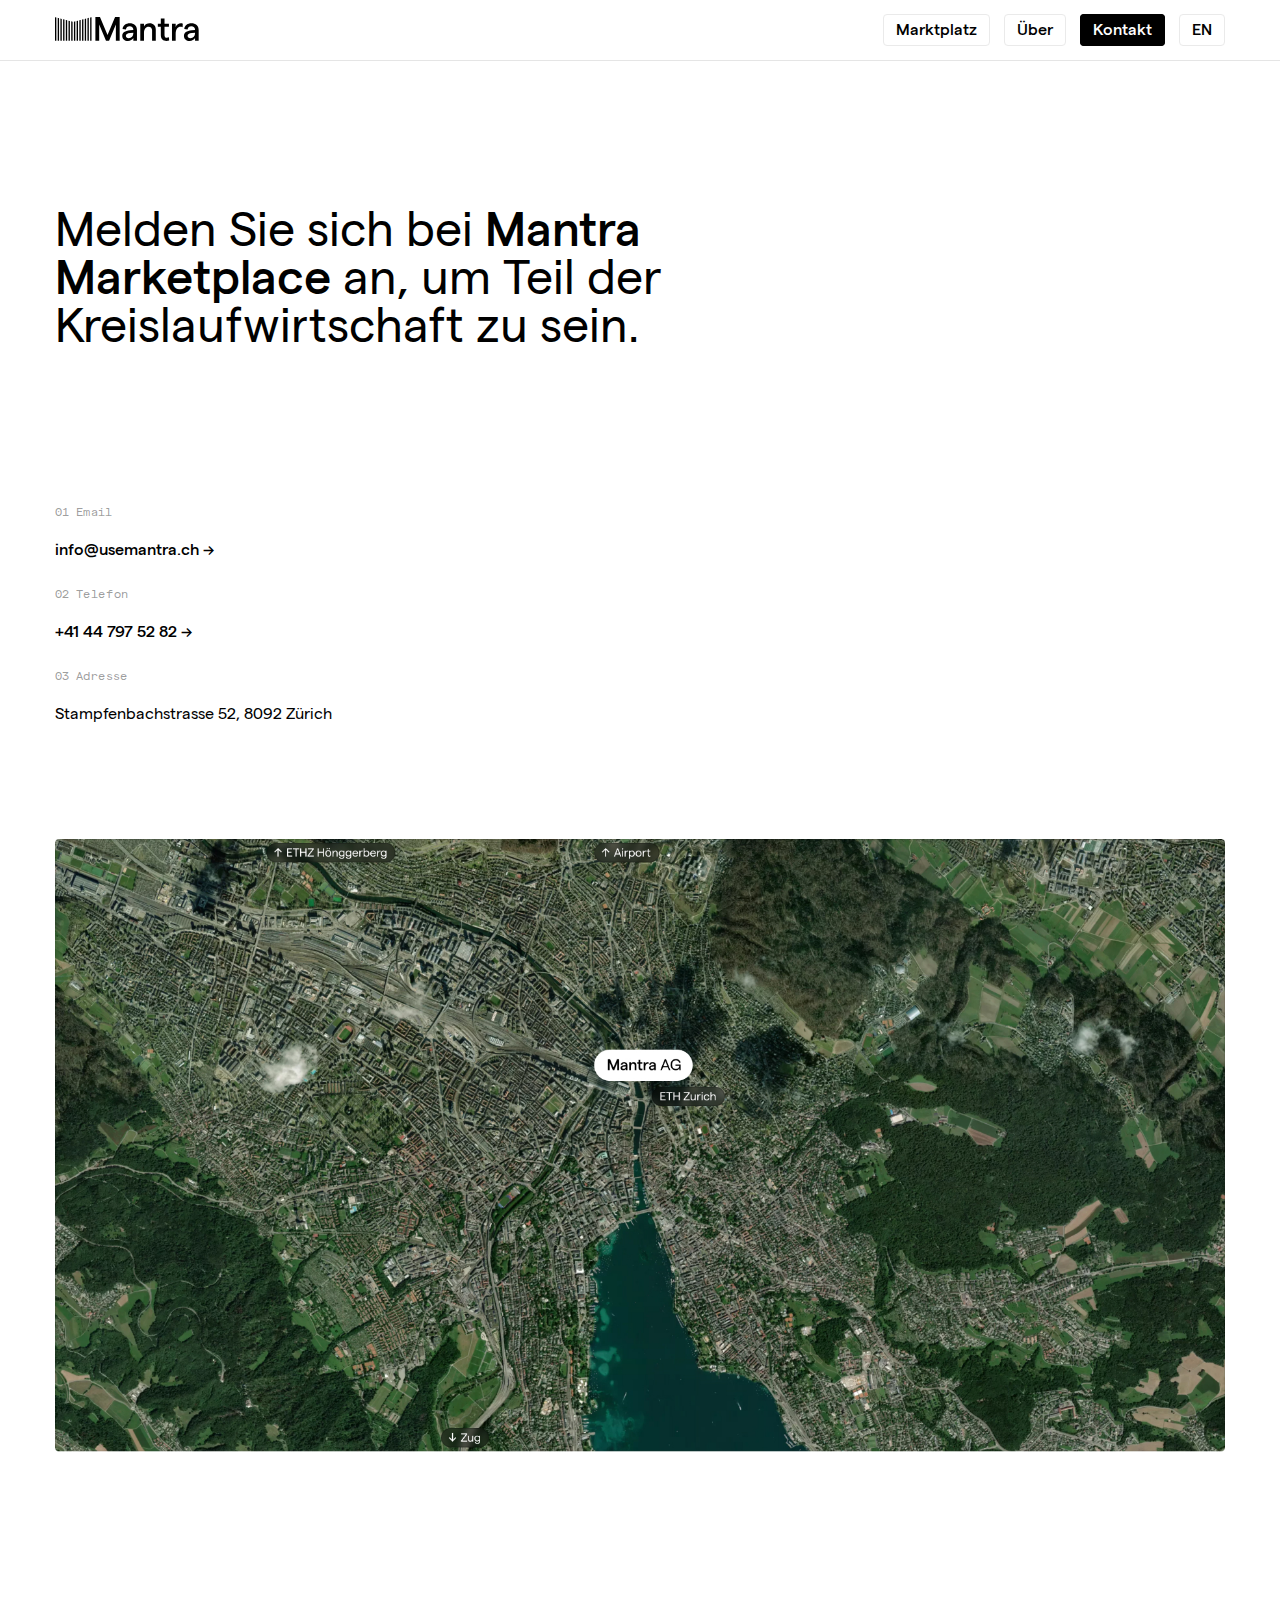
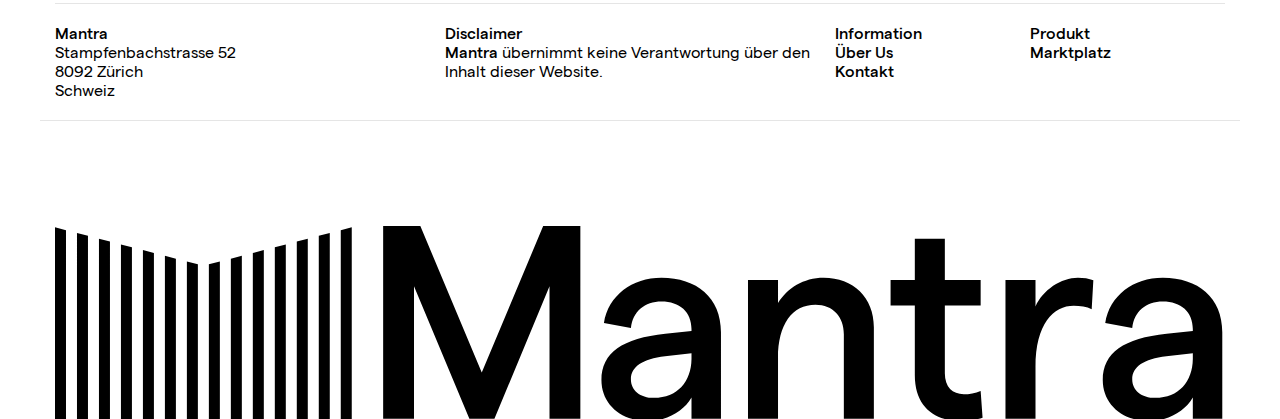
<file: de/contact/index.html>
<!DOCTYPE html>
<html lang="en">

<head>
    <meta charset="UTF-8">
    <meta name="viewport" content="width=device-width, initial-scale=1.0">
    <meta http-equiv="X-UA-Compatible" content="ie=edge">
    <title>Mantra – Kontakt</title>
    <link rel="stylesheet" href="/style.css">
    <link rel="icon" href="/favicon.ico" type="image/x-icon">
    <link rel="preload" href="/Matter/MatterSQ-Regular.woff2" as="font" type="font/woff2" crossorigin>
    <link rel="preload" href="/Matter/MatterSQ-Medium.woff2" as="font" type="font/woff2" crossorigin>
    <link rel="preload" href="/Matter/MatterSQMono-Regular.woff2" as="font" type="font/woff2" crossorigin>
</head>

<body>
    <div class="nav-container border-bottom">
        <div class="container">
            <div class="nav">
                <input id="menu" type="checkbox">
                <div class="nav-items">
                    <a class="nav-item button secondary" href="/de/market">Marktplatz</a>
                    <a class="nav-item button secondary" href="/de/about">Über</a>
                    <a class="nav-item button secondary active" href="/de/contact">Kontakt</a>
                    <a class="nav-item button secondary" href="/contact">EN</a>
                </div>
                <div class="nav-logo"><a href="/de"><img src="/images/logo.svg" /></a></div>
            </div>
        </div>
    </div>

    <section class="grid container">
        <p class="hero">Melden Sie sich bei <b>Mantra Marketplace</b> an, um Teil der Kreislaufwirtschaft zu sein.</p>
        <div class="vision">
            <p class="mono-label">01 Email</p>
            <p class="mail"><a href="mailto:info@usemantra.ch">info@usemantra.ch →</a></p>
        </div>
        <div class="vision">
            <p class="mono-label">02 Telefon</p>
            <p class="mail"><a href="tel:+41447975282">+41 44 797 52 82 →</a></p>
        </div>
        <div class="vision">
            <p class="mono-label">03 Adresse</p>
            <p class="mail">Stampfenbachstrasse 52, 8092 Zürich</p>
        </div>
    </section>

    <section class="container">
        <img class="map" src="/images/map1.5x.jpg" />
    </section>

    <section class="grid container section-information">
        <div class="address">
            <p><b>Mantra</b></p>
            <p>Stampfenbachstrasse 52</p>
            <p>8092 Zürich</p>
            <p>Schweiz</p>
        </div>
        <div class="disclaimer">
            <p><b>Disclaimer</b></p>
            <p><b>Mantra</b> übernimmt keine Verantwortung über den Inhalt dieser Website.</p>
        </div>
        <div class="information">
            <p><b>Information</b></p>
            <p><a href="/de/about">Über Us</a></p>
            <p><a href="/de/contact">Kontakt</a></p>
        </div>
        <div class="product">
            <p><b>Produkt</b></p>
            <p><a href="/de/market">Marktplatz</a></p>
        </div>
    </section>
    <div class="logo-container container">
        <img class="logo-bottom" src="/images/logo.svg">
    </div>
</body>

</html>
</file>
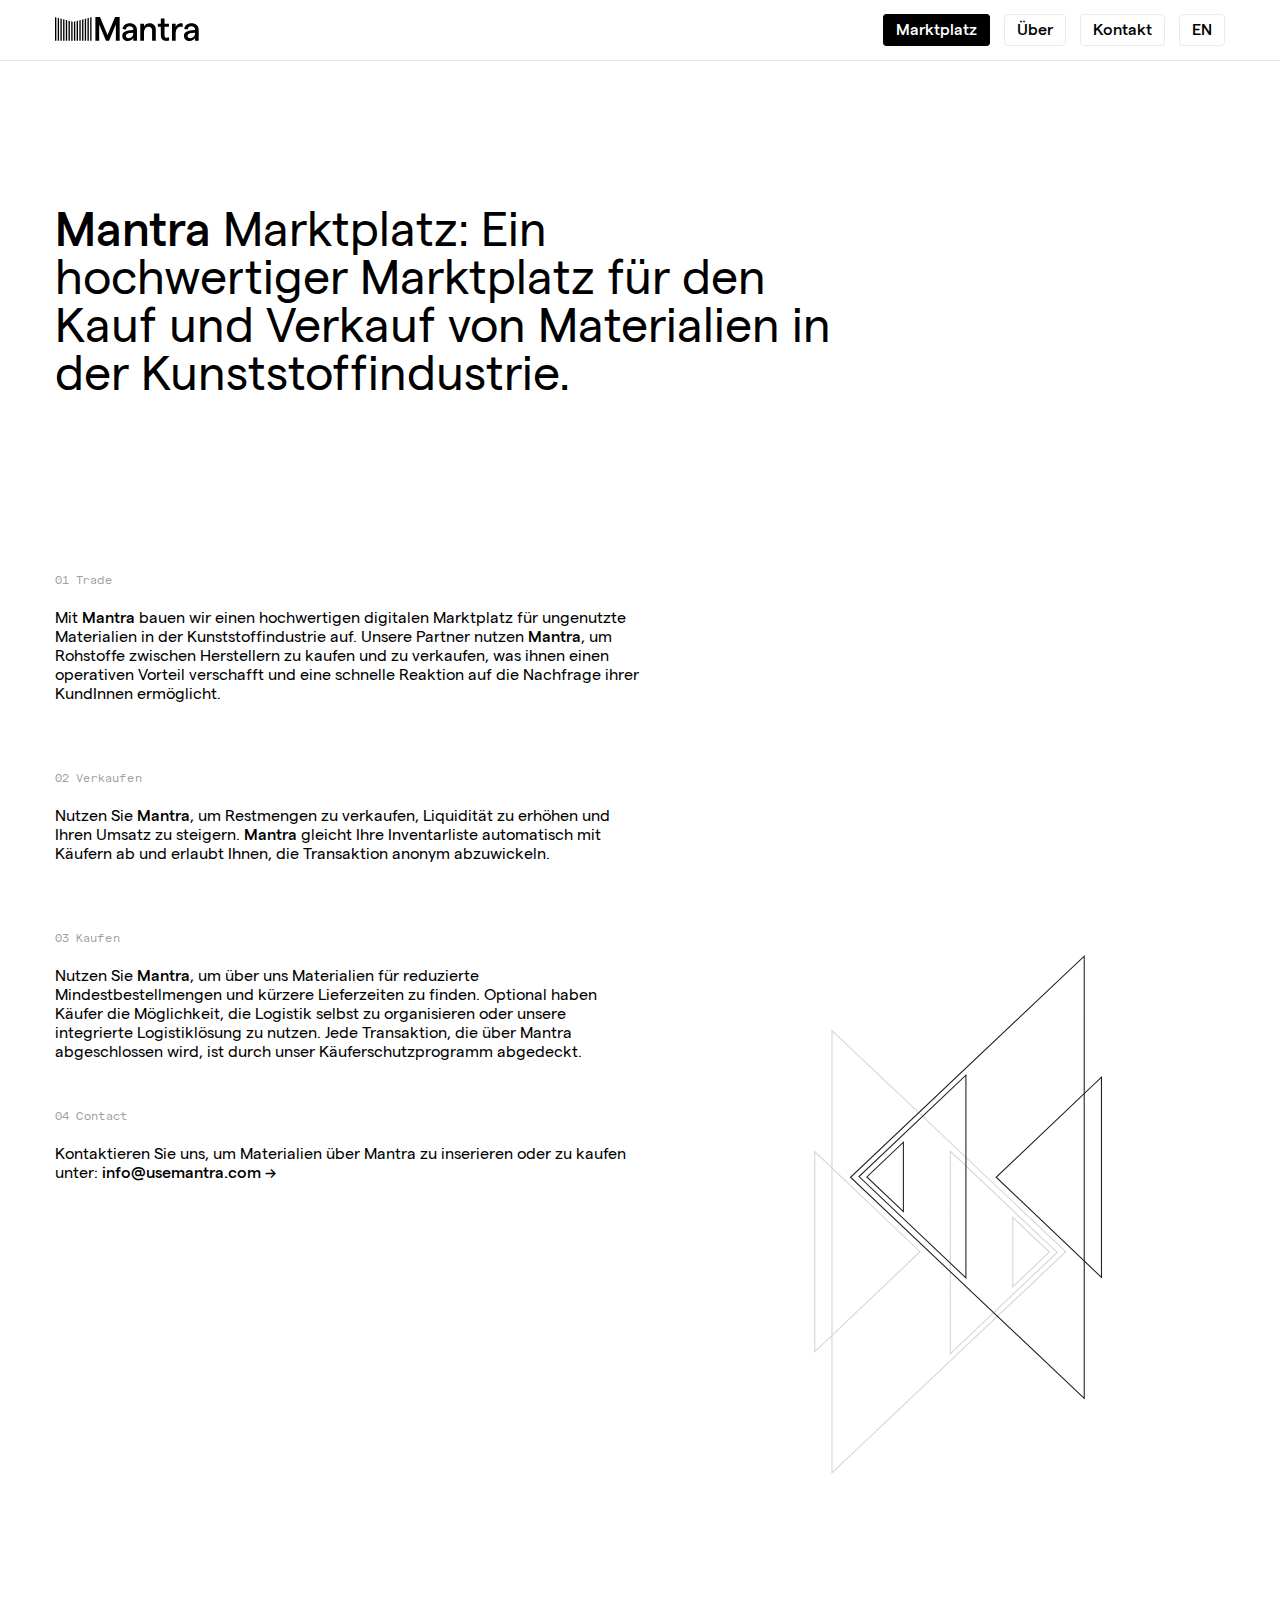
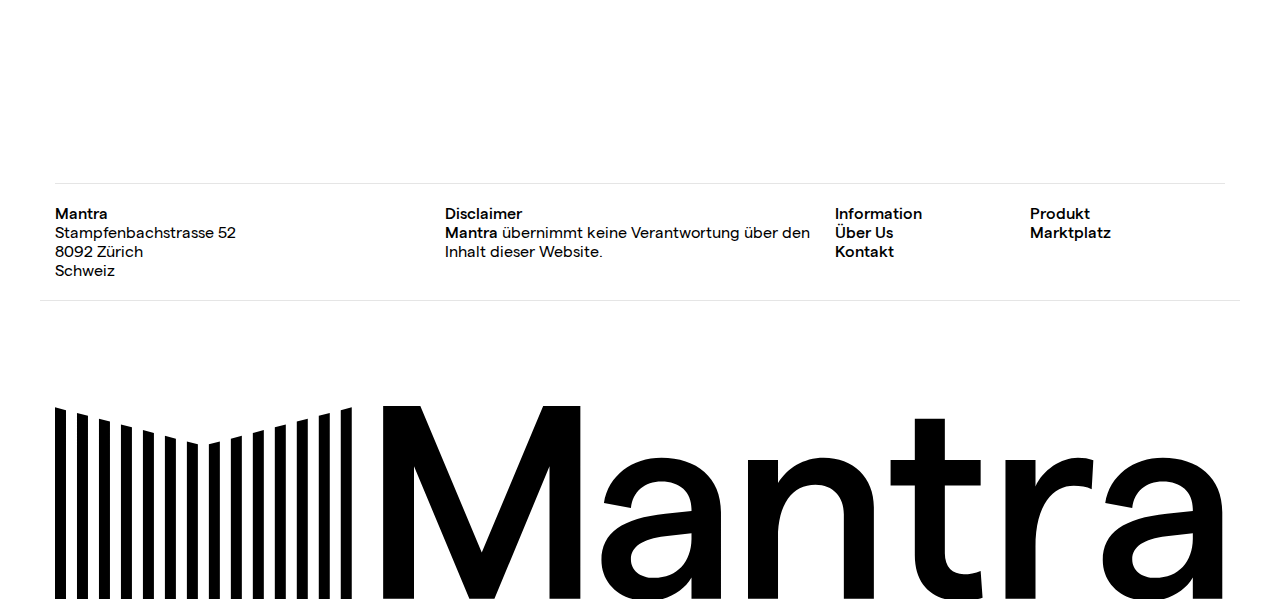
<file: de/market/index.html>
<!DOCTYPE html>
<html lang="en">

<head>
    <meta charset="UTF-8">
    <meta name="viewport" content="width=device-width, initial-scale=1.0">
    <meta http-equiv="X-UA-Compatible" content="ie=edge">
    <title>Mantra – Marktplatz</title>
    <link rel="stylesheet" href="/style.css">
    <link rel="icon" href="/favicon.ico" type="image/x-icon">
    <link rel="preload" href="/Matter/MatterSQ-Regular.woff2" as="font" type="font/woff2" crossorigin>
    <link rel="preload" href="/Matter/MatterSQ-Medium.woff2" as="font" type="font/woff2" crossorigin>
    <link rel="preload" href="/Matter/MatterSQMono-Regular.woff2" as="font" type="font/woff2" crossorigin>
</head>

<body>
    <div class="nav-container border-bottom">
        <div class="container">
            <div class="nav">
                <input id="menu" type="checkbox">
                <div class="nav-items">
                    <a class="nav-item button secondary active" href="/de/market">Marktplatz</a>
                    <a class="nav-item button secondary" href="/de/about">Über</a>
                    <a class="nav-item button secondary" href="/de/contact">Kontakt</a>
                    <a class="nav-item button secondary" href="/market">EN</a>
                </div>
                <div class="nav-logo"><a href="/de"><img src="/images/logo.svg" /></a></div>
            </div>
        </div>
    </div>

    <section class="grid container">
        <p class="hero"><b>Mantra</b> Marktplatz: Ein hochwertiger Marktplatz für den Kauf und Verkauf von Materialien
            in der Kunststoffindustrie.
        </p>
        <div class="vision feature-section">
            <p class="mono-label">01 Trade</p>
            <p>
	    Mit <b>Mantra</b> bauen wir einen hochwertigen digitalen Marktplatz für ungenutzte Materialien in der
	    Kunststoffindustrie auf. Unsere Partner nutzen <b>Mantra</b>, um Rohstoffe zwischen Herstellern zu kaufen
                und zu verkaufen, was ihnen einen operativen Vorteil verschafft und eine schnelle Reaktion auf die
                Nachfrage ihrer KundInnen ermöglicht.
            </p>
        </div>
        <div class="vision feature-section">
            <p class="mono-label">02 Verkaufen</p>
            <p>
                Nutzen Sie <b>Mantra</b>, um Restmengen zu verkaufen, Liquidität zu erhöhen und Ihren Umsatz zu steigern.
                <b>Mantra</b> gleicht Ihre Inventarliste automatisch mit Käufern ab und erlaubt Ihnen, die Transaktion anonym
                abzuwickeln.
            </p>
        </div>
        <div class="vision feature-section">
            <p class="mono-label">03 Kaufen</p>
            <p>
                Nutzen Sie <b>Mantra</b>, um über uns Materialien für reduzierte Mindestbestellmengen und kürzere Lieferzeiten
                zu finden. Optional haben Käufer die Möglichkeit, die Logistik selbst zu organisieren oder unsere
                integrierte Logistiklösung zu nutzen. Jede Transaktion, die über Mantra abgeschlossen wird, ist durch
                unser Käuferschutzprogramm abgedeckt.
            </p>
        </div>
        <div class="vision">
            <p class="mono-label">04 Contact</p>
            <p>
                Kontaktieren Sie uns, um Materialien über Mantra zu inserieren oder zu kaufen unter: <a
                    href="mailto:info@usemantra.com">info@usemantra.com →</a>
            </p>
            <!-- Google Calendar Appointment Scheduling begin -->
            <link href="https://calendar.google.com/calendar/scheduling-button-script.css" rel="stylesheet">
            <script src="https://calendar.google.com/calendar/scheduling-button-script.js" async></script>
            <script>
                (function () {
                    var target = document.currentScript;
                    window.addEventListener('load', function () {
                        calendar.schedulingButton.load({
                            url: 'https://calendar.google.com/calendar/appointments/AcZssZ3i5cPZlvElRngZgxkJDTtl6UZR6iZVeU6lz_c=?gv=true',
                            color: '#000000',
                            label: "Kostenloses Meeting für Demo Vereinbaren",
                            target,
                        });
                    });
                })();
            </script>
            <!-- end Google Calendar Appointment Scheduling -->
        </div>
        <img class="illustration illustration2" src="/images/illustration2.svg" />
    </section>

    <section class="grid container section-information">
        <div class="address">
            <p><b>Mantra</b></p>
            <p>Stampfenbachstrasse 52</p>
            <p>8092 Zürich</p>
            <p>Schweiz</p>
        </div>
        <div class="disclaimer">
            <p><b>Disclaimer</b></p>
            <p><b>Mantra</b> übernimmt keine Verantwortung über den Inhalt dieser Website.</p>
        </div>
        <div class="information">
            <p><b>Information</b></p>
            <p><a href="/de/about">Über Us</a></p>
            <p><a href="/de/contact">Kontakt</a></p>
        </div>
        <div class="product">
            <p><b>Produkt</b></p>
            <p><a href="/de/market">Marktplatz</a></p>
        </div>
    </section>
    <div class="logo-container container">
        <img class="logo-bottom" src="/images/logo.svg">
    </div>
</body>

</html>
</file>
<file: style.css>
/* http://meyerweb.com/eric/tools/css/reset/ 
   v2.0 | 20110126
   License: none (public domain)
*/

html,
body,
div,
span,
applet,
object,
iframe,
h1,
h2,
h3,
h4,
h5,
h6,
p,
blockquote,
pre,
a,
abbr,
acronym,
address,
big,
cite,
code,
del,
dfn,
em,
img,
ins,
kbd,
q,
s,
samp,
small,
strike,
strong,
sub,
sup,
tt,
var,
b,
u,
i,
center,
dl,
dt,
dd,
ol,
ul,
li,
fieldset,
form,
label,
legend,
table,
caption,
tbody,
tfoot,
thead,
tr,
th,
td,
article,
aside,
canvas,
details,
embed,
figure,
figcaption,
footer,
header,
hgroup,
menu,
nav,
output,
ruby,
section,
summary,
time,
mark,
audio,
video {
  margin: 0;
  padding: 0;
  border: 0;
  font-size: 100%;
  /* font: inherit; */
  vertical-align: baseline;
}
/* HTML5 display-role reset for older browsers */
article,
aside,
details,
figcaption,
figure,
footer,
header,
hgroup,
menu,
nav,
section {
  display: block;
}
body {
  line-height: 1;
}
ol,
ul {
  list-style: none;
}
blockquote,
q {
  quotes: none;
}
blockquote:before,
blockquote:after,
q:before,
q:after {
  content: "";
  content: none;
}
table {
  border-collapse: collapse;
  border-spacing: 0;
}

/* Container */
.container {
  padding-right: 15px;
  padding-left: 15px;
  margin-right: auto;
  margin-left: auto;
}

.desktop-flex {
  display: none;
}

.mobile-flex {
  display: flex;
}

@media (min-width: 768px) {
  .container {
    width: 750px;
  }
  .desktop-flex {
    display: flex;
  }
  .mobile-flex {
    display: none;
  }
}

@media (min-width: 992px) {
  .container {
    width: 970px;
  }
}
@media (min-width: 1200px) {
  .container {
    width: 1170px;
  }
}

/* Fonts */
@font-face {
  font-family: "Matter";
  src: url("Matter/MatterSQ-Medium.woff2") format("woff2"),
    url("Matter/MatterSQ-Medium.woff") format("woff"),
    url("Matter/MatterSQ-Medium.ttf") format("truetype");
  font-weight: 600;
  font-style: normal;
}

@font-face {
  font-family: "Matter";
  src: url("Matter/MatterSQ-Regular.woff2") format("woff2"),
    url("Matter/MatterSQ-Regular.woff") format("woff"),
    url("Matter/MatterSQ-Regular.ttf") format("truetype");
  font-weight: normal;
  font-style: normal;
}

@font-face {
  font-family: "Matter Mono";
  src: url("Matter/MatterSQMono-Regular.woff2") format("woff2"),
    url("Matter/MatterSQMono-Regular.woff") format("woff"),
    url("Matter/MatterSQMono-Regular.ttf") format("truetype");
  font-weight: normal;
  font-style: normal;
}

/* General */
html,
body {
  font-family: Matter, system-ui, -apple-system, BlinkMacSystemFont, "Segoe UI",
    Roboto, Oxygen, Ubuntu, Cantarell, "Open Sans", "Helvetica Neue", sans-serif;
  background-color: white;
}

button {
  font-family: Matter, system-ui, -apple-system, BlinkMacSystemFont, "Segoe UI",
    Roboto, Oxygen, Ubuntu, Cantarell, "Open Sans", "Helvetica Neue", sans-serif !important;
}

a {
  color: black;
  text-decoration: none;
  font-weight: bold;
}

a.button {
  color: white;
  background-color: black;
  padding: 6px 12px 7px;
  border-radius: 4px;
  text-align: center;
}

a.button.secondary {
  background-color: white;
  color: black;
  border: 1px solid #eaeaea;
  border-radius: 4px;
  padding: 6px 12px 7px;
}

a.button.wapp {
  background-color: #25D366;
  color: white;
  border: 1px solid rgba(0, 0, 0, 0.2);
  border-radius: 4px;
  padding: 6px 12px 7px;
}

p {
  font-size: 16px;
  margin-block-start: 1em;
  margin-block-end: 1em;
  line-height: 19px;
}

#menu {
  cursor: pointer;
  appearance: none;
  position: relative;
}

.whatsapp{
  padding-top: 50px;
}

@media (min-width: 768px) {
  #menu {
    display: none;
  }
}

#menu::before {
  content: url(/images/menu.svg);
  position: absolute;
  right: 0;
  top: -10px;
  user-select: none;
}

#menu:checked:before {
  content: url(/images/menu-x.svg);
}

.nav-items {
  display: none;
}

@media (min-width: 768px) {
  .nav-items {
    display: block;
  }
}

#menu:checked ~ .nav-items {
  display: block;
}

#menu:checked ~ .nav-logo {
  display: none;
}

/* Grid */
.grid {
  display: grid;
  grid-template-columns: repeat(1, 1fr);
}

@media (min-width: 768px) {
  .grid {
    grid-template-columns: repeat(12, 1fr);
  }
}

.border-bottom {
  border-bottom: 1px solid rgba(0, 0, 0, 0.1);
}

/* Nav */
.nav-container {
  position: sticky;
  top: 0;
  background-color: white;
  z-index: 100;
  height: 60px;
}

.nav {
  justify-content: space-between;
  height: 60px;
  align-items: center;
}

.nav {
  display: flex;
}

.nav,
.nav-left {
  flex-direction: row-reverse;
}

.nav-item {
  text-decoration: none;
  color: black;
  font-weight: bold;
  margin-left: 10px;
}

.nav-item.button.active {
  color: white;
  background-color: black;
  border-color: black;
}

/* Content */
.hero {
  font-weight: normal;
  font-size: 3rem;
  grid-column-start: 1;
  grid-column-end: 9;
  line-height: 100%;
  margin-block-start: 3em;
  margin-block-end: 3em;
}

.vision {
  grid-column-start: 1;
  grid-column-end: span 6;
}

.mono-label {
  font-family: "Matter Mono";
  font-size: 12px;
  color: rgba(0, 0, 0, 0.4);
}

.illustration {
  display: none;
  grid-column-start: 9;
  grid-column-end: span 3;
  margin-bottom: 50px;
}

@media (min-width: 768px) {
  .illustration {
    display: block;
  }
}

.illustration1 {
  transform: translateY(-30%);
}

.illustration2 {
  transform: translateY(-30%) translateX(-20%);
  width: 140%;
}

.address,
.disclaimer,
.information,
.product {
  border-top: 1px solid rgba(0, 0, 0, 0.1);
  padding: 20px 0;
}

@media (min-width: 768px) {
  .address,
  .disclaimer,
  .information,
  .product {
    padding-right: 10px;
  }

  .address {
    grid-column-start: 1;
    grid-column-end: span 4;
  }

  .disclaimer {
    grid-column-start: 5;
    grid-column-end: span 4;
  }

  .information {
    grid-column-start: 9;
    grid-column-end: span 2;
  }

  .product {
    grid-column-start: 11;
    grid-column-end: span 2;
  }
}

.section-information {
  margin-top: 48px;
  margin-bottom: 100px;
  border-bottom: 1px solid rgba(0, 0, 0, 0.1);
}

.section-information p {
  margin: 0;
}

.logo-container {
  overflow: hidden;
}

.logo-bottom {
  width: 100%;
  transform: translateY(5px);
}

.about-section {
  grid-column-start: 1;
  grid-column-end: 9;
}

.feature-section {
  margin: 20px 0;
}

.feature {
  margin-bottom: 24px;
}

.feature > p {
  margin: 0;
  line-height: 120%;
}

.feature > p:first-child {
  font-weight: bold;
}

.map {
  width: 100%;
  margin: 100px 0;
}

.banner {
  background: linear-gradient(
      92.95deg,
      #ebebeb -0.48%,
      rgba(235, 235, 235, 0) 86.57%
    ),
    url(/images/rick-rothenberg.jpg);
  mix-blend-mode: darken;
  padding: 30px 0;
  margin: 20px;
  font-size: 2rem;
  border-radius: 2000px;
}

@media (min-width: 992px) {
  .banner > .container > div {
    width: 70%;
  }
}

.listings {
  padding: 50px 15px 30px 15px;
}

.listings h1 {
  font-size: 1.5rem;
}

.listings li {
  padding: 30px 0;
  border-bottom: 1px solid #ebebeb;
}
.listings li:last-child {
  border: none;
}

.title-container {
  display: flex;
  justify-content: space-between;
  flex-direction: column;
}

@media (min-width: 768px) {
  .title-container {
    align-items: center;
  }
}

.title-container > * {
  margin: 15px 0;
}

@media (min-width: 768px) {
  .title-container {
    flex-direction: row;
  }
}

.listings .title {
  font-weight: bold;
  font-size: 1.2rem;
  margin-block-start: 0;
  margin-block-end: 0em;
}

.attributes {
  font-size: 0.9rem;
  row-gap: 10px;
}

@media (min-width: 768px) {
  .attributes {
    display: grid;
    grid-template-columns: 1fr 1fr 1fr;
  }
}

@media (max-width: 767px) {
  .attribute {
    margin: 10px 0;
  }
}

.attribute .label {
  text-transform: uppercase;
  font-weight: bold;
  letter-spacing: 110%;
  background: #ebebeb;
  border-radius: 4px;
  padding: 1px 5px;
}
</file>
